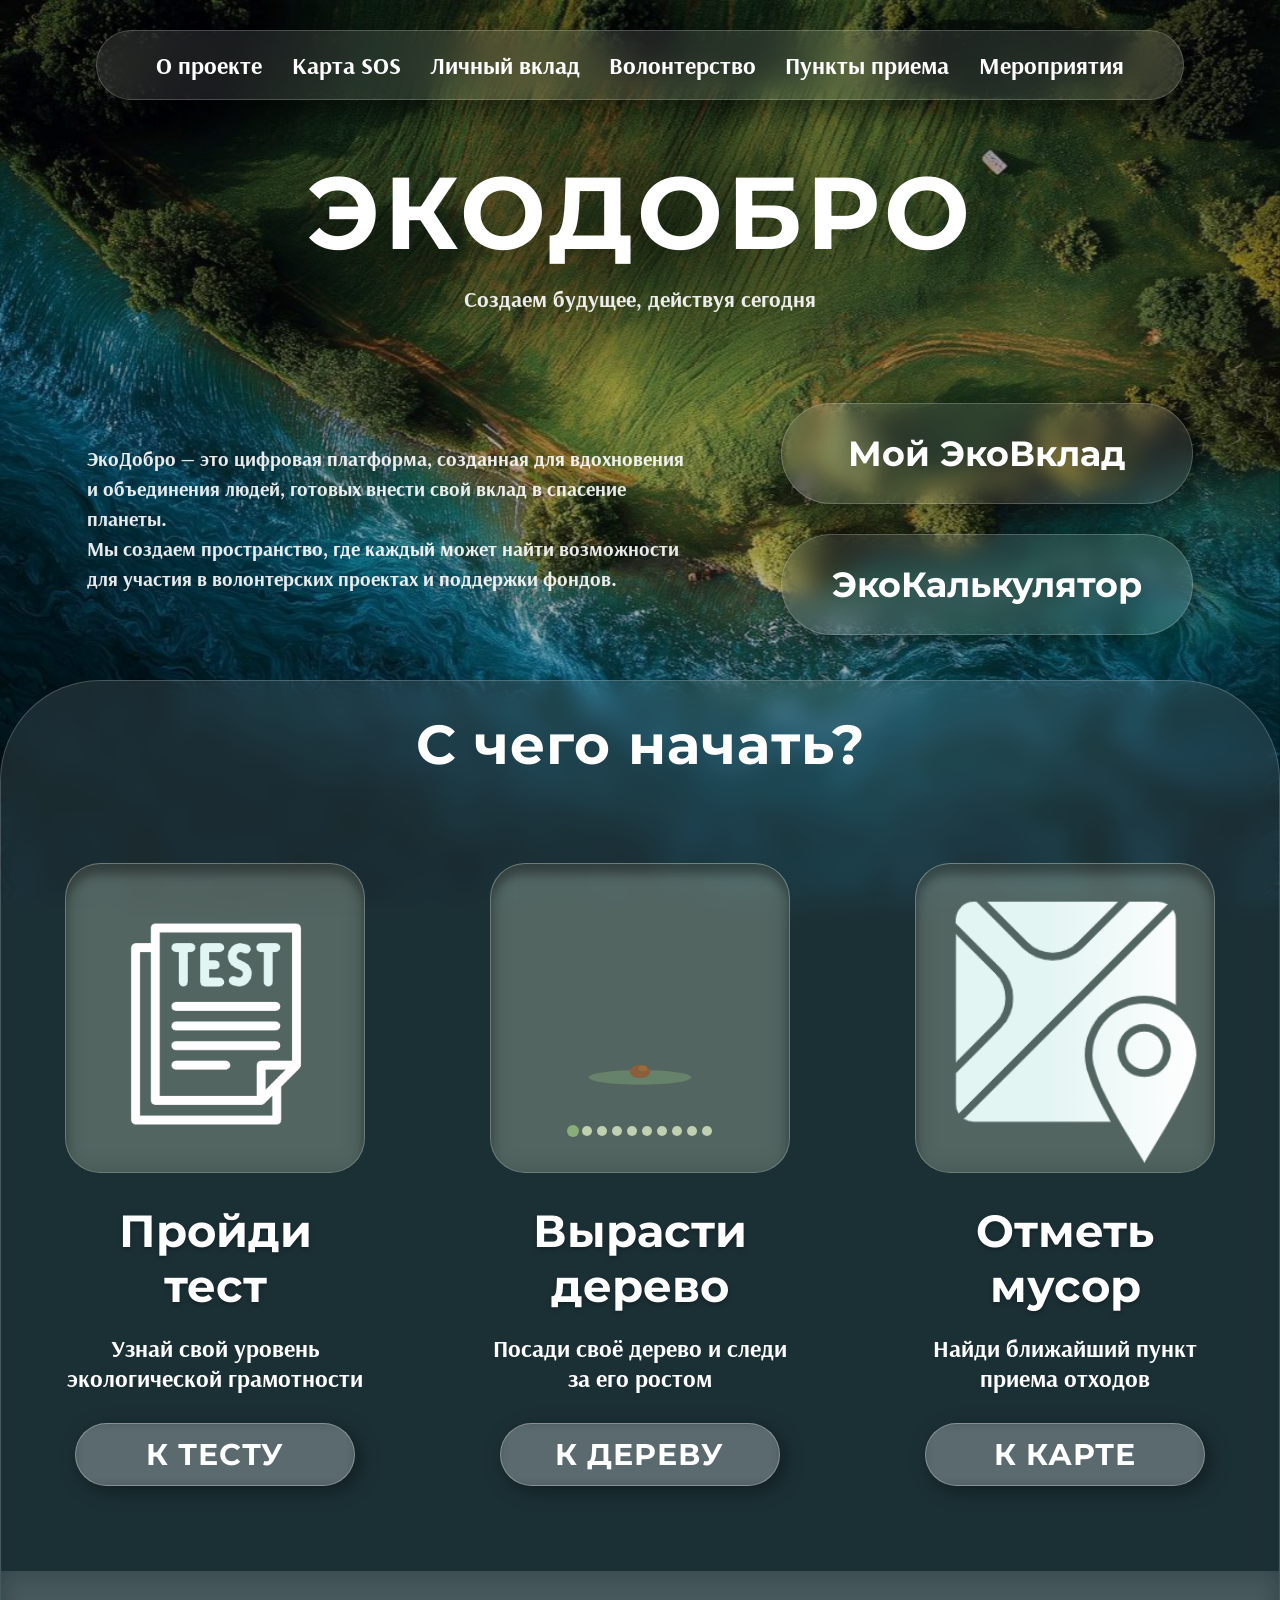
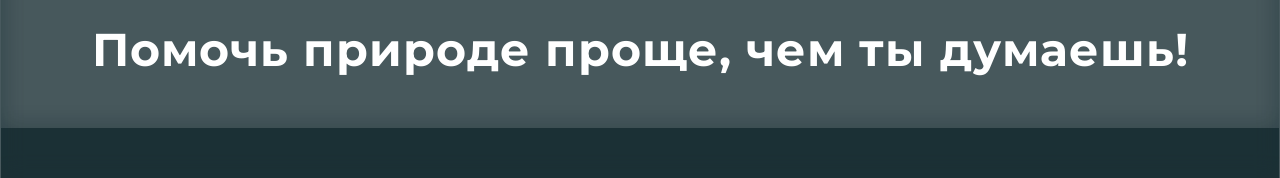
<file: public_html/index.html>
<!DOCTYPE html>
<html lang="ru">
<head>
    <link rel="icon" type="image/png" href="img/logotype.png">
    <meta charset="UTF-8">
    <meta name="viewport" content="width=device-width, initial-scale=1.0">
    <title>ЭкоДобро — Главная</title>
    <link rel="preconnect" href="https://fonts.googleapis.com">
    <link rel="preconnect" href="https://fonts.gstatic.com" crossorigin>
    <link href="https://fonts.googleapis.com/css2?family=Montserrat:wght@700&family=Arsenal:wght@400;700&display=swap" rel="stylesheet">
    <link rel="stylesheet" href="css/css.css"> 
</head>
<body>

    <div class="main-hero">
       
        <img class="main-hero-bg-img" src="img/Background.jpg" alt="Фон">
        <div class="main-hero-overlay"></div>
        
       
        <nav class="main-nav-panel">
            <a href="about.html">О проекте</a>
            <a href="karta-SOS.html">Карта SOS</a>
            <a href="lichniy-vclad.html">Личный вклад</a>
            <a href="volunteer.php">Волонтерство</a>
            <a href="pynkty-priema.html">Пункты приема</a>
            <a href="events.php">Мероприятия</a>
        </nav>

      
        <div class="main-header">
            <div class="main-text-glow"></div> <!-- Овальная тень из ТЗ -->
            <h1>ЭКОДОБРО</h1>
            <p>Создаем будущее, действуя сегодня</p>
        </div>

  
        <div class="main-center-content">
            <div class="main-description">
                <p>ЭкоДобро — это цифровая платформа, созданная для вдохновения и объединения людей, готовых внести свой вклад в спасение планеты.</p>
                <p>Мы создаем пространство, где каждый может найти возможности для участия в волонтерских проектах и поддержки фондов.</p>
            </div>

            <div class="main-side-buttons">
                <a href="javascript:void(0)" onclick="redirectToAccount()" class="main-glass-btn">Мой ЭкоВклад</a>
                <a href="lichniy-vclad.html#ecokalkulator" class="main-glass-btn">ЭкоКалькулятор</a>
            </div>
        </div>
     
        <div class="main-bottom-content">
        <div class="start-text">
           <p>С чего начать?</p>
        </div>
        <div class="cards-container">
           
            <div class="action-card">
                <div class="empty-icon-container">
                    <div class="img-test">
                     <img src = "img/test.png">
                    </div>
                </div>
                <h3 class="card-title">Пройди тест</h3>
                <p class="card-description">Узнай свой уровень экологической грамотности</p>
                <a href="lichniy-vclad.html#ecokalkulator" class="card-btn">К ТЕСТУ</a>
            </div>
       
            <div class="action-card">
                <div class="empty-icon-container">
                    <div id="demoTreeWidget">
                </div>
        
                <script src="js/tree_demo.js"></script></div>
                <h3 class="card-title">Вырасти дерево</h3>
                <p class="card-description">Посади своё дерево и следи за его ростом</p>
                <a href="vhod.php" class="card-btn">К ДЕРЕВУ</a>
            </div>
       
            <div class="action-card">
                <div class="empty-icon-container">
                    <div class="img-map">
                    <img src = "img/map.png">
                    </div>
                </div>
                <h3 class="card-title">Отметь мусор</h3>
                <p class="card-description">Найди ближайший пункт приема отходов</p>
                <a href="karta-SOS.html" class="card-btn">К КАРТЕ</a>
            </div>
        </div>
        
      
        <div class="motivation-container">
            <div class="motivation-text">
               <p>Помочь природе проще, чем ты думаешь!</p>
            </div>
        </div>
    </div>
</div>
<script>
function redirectToAccount() {
    fetch('check_session.php')
        .then(response => response.json())
        .then(data => {
            if (data.logged_in) {
                window.location.href = 'lk.php';
            } else {
                window.location.href = 'vhod.php';
            }
        })
        .catch(() => {
            window.location.href = 'vhod.php';
        });
}
</script>
</body>
</main-body>
</html>
</file>
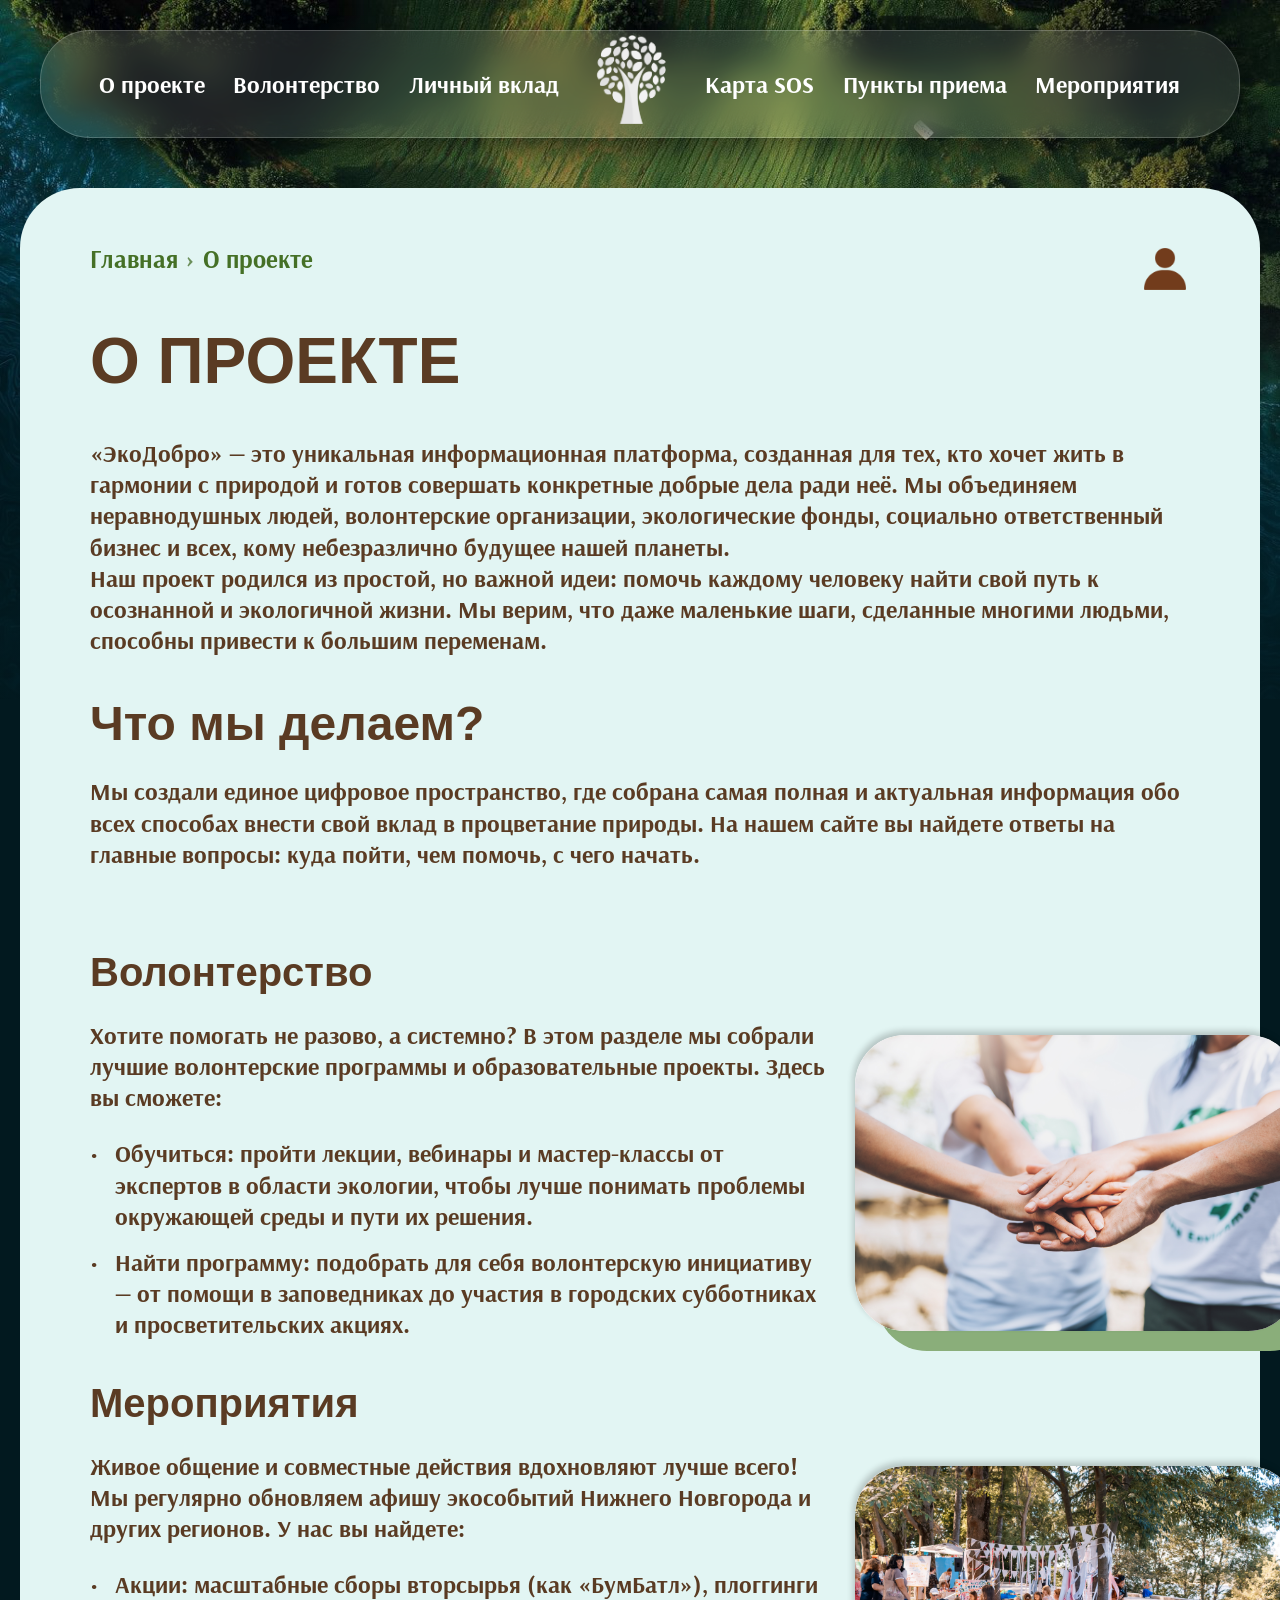
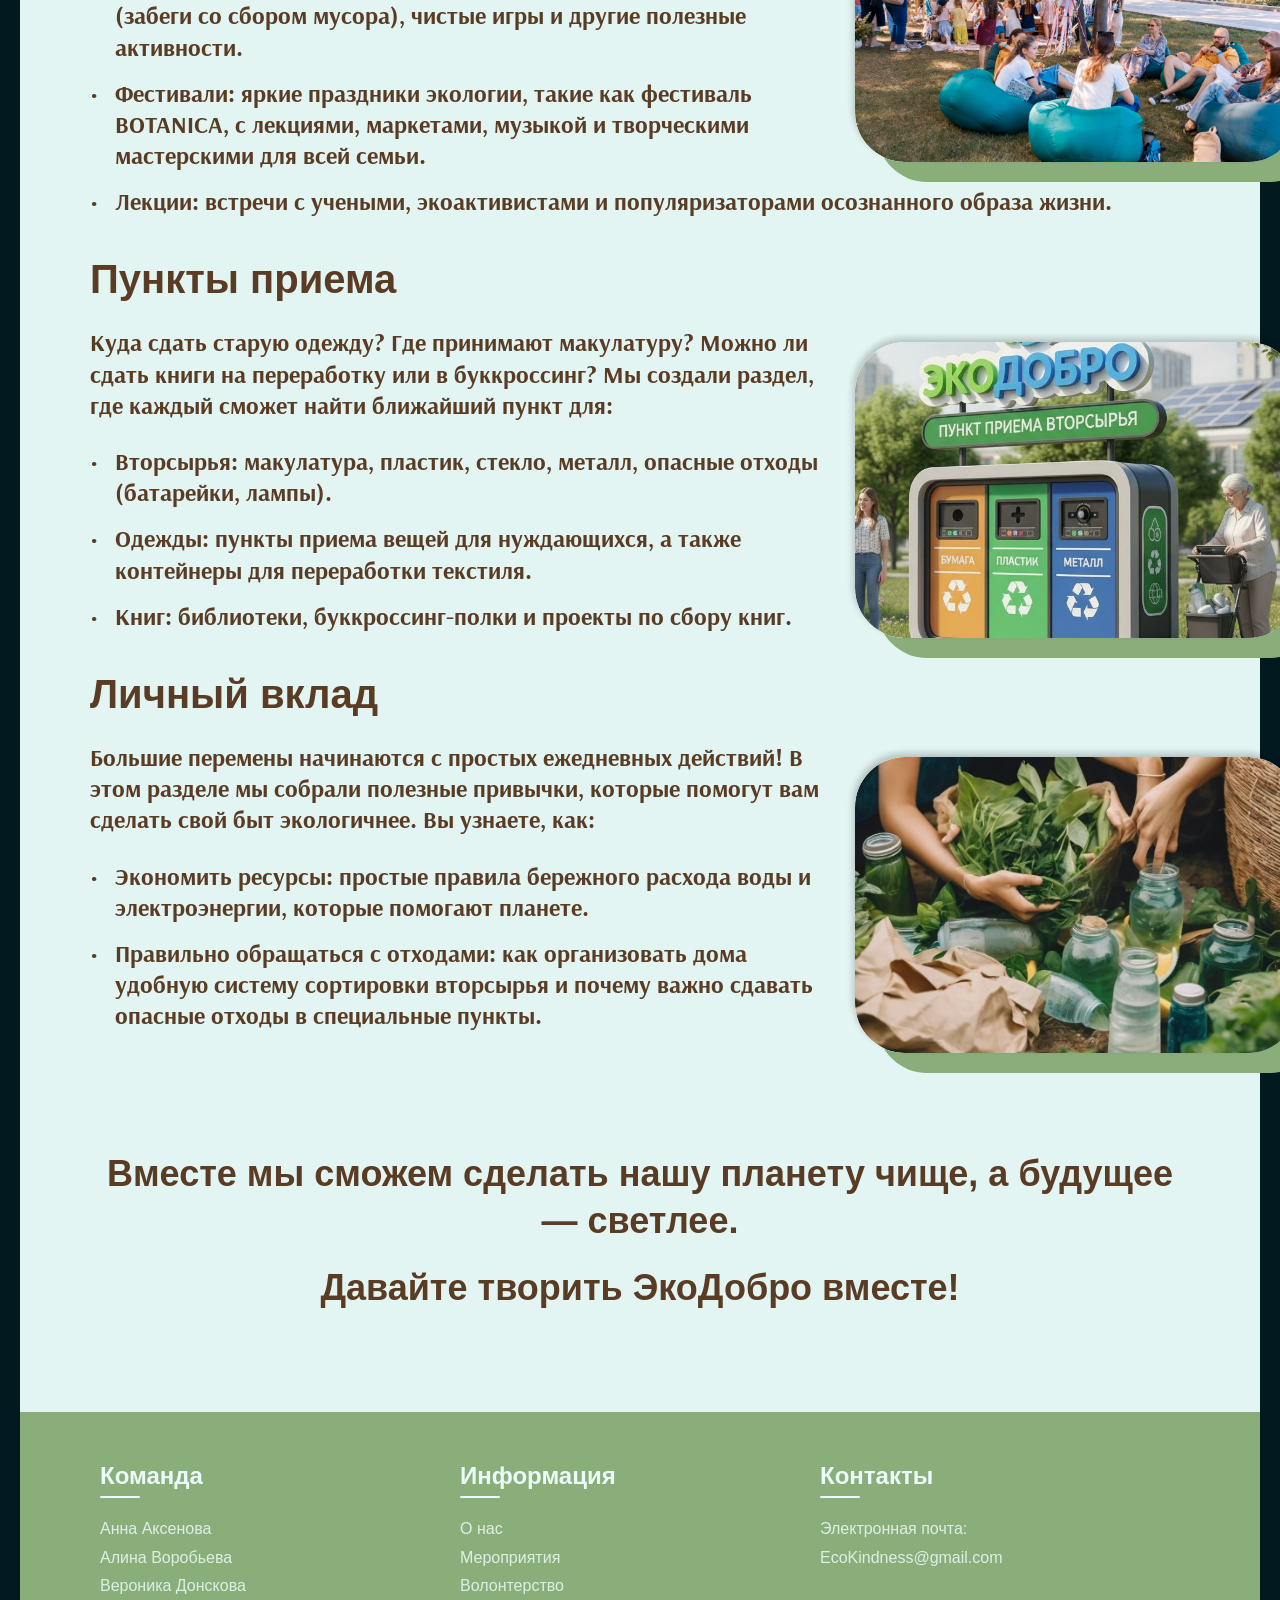
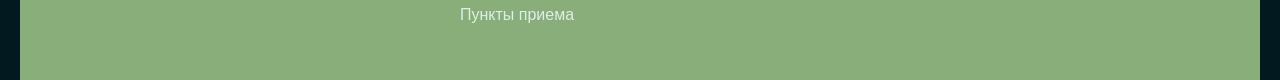
<file: public_html/about.html>
<!DOCTYPE html>
<html lang="ru">
<head>
    <meta charset="UTF-8">
    <meta name="viewport" content="width=device-width, initial-scale=1.0">
    <title>ЭкоДобро - О проекте</title>
    <link rel="stylesheet" href="css/css.css">
    <link rel="icon" type="image/png" href="/img/logotype.png">
    <link href="https://fonts.googleapis.com/css2?family=Inter:wght@400;500;600;700&family=Arsenal:wght@400;700&family=Grenze:wght@400;700;800;900&display=swap" rel="stylesheet">
</head>
<body>

<div class="hero-bg">
    <img alt="" src="img/Background.jpg" />
</div>
<div class="gradient-transition"></div>

<div class="content-container">
    <main>
        
        
         <nav class="menu-bg">
            <a href="about.html">О проекте</a>
            <a href="volunteer.php">Волонтерство</a>
            <a href="lichniy-vclad.html">Личный вклад</a>
            <a href="index.html" class="logo-link">
                <img alt="" src="img/logo.png" />
            </a>
            <a href="karta-SOS.html">Карта SOS</a>
            <a href="pynkty-priema.html">Пункты приема</a>
            <a href="events.php">Мероприятия</a>
        </nav>

<div class="container">
    
    <div class="top-bar">
        <div class="nav-wrapper">
            <a href="index.html" class="breadcrumb">Главная</a>
            <span class="breadcrumb-separator">›</span>
            <span class="breadcrumb-current">О проекте</span>
        </div>
        
        <!-- ИКОНКА ПРОФИЛЯ -->
        <div class="profile-icon-container">
            <div id="profileIcon" class="profile-icon">
                <img src="img/profile.png" alt="Профиль">
            </div>
            <div id="profileDropdown" class="profile-dropdown">
                <a href="lk.php#personal" class="dropdown-item">
                    Личные данные
                </a>
                <a href="lk.php#tree" class="dropdown-item">
                    Интерактивное дерево
                </a>
                <a href="lk.php#wheel" class="dropdown-item">
                    Колесо заданий
                </a>
            </div>
        </div>
    </div>
    
    
    <div class="about-section">
        <h1 class="about-title">О ПРОЕКТЕ</h1>
        <div class="about-text">
            <p>«ЭкоДобро» — это уникальная информационная платформа, созданная для тех, кто хочет жить в гармонии с природой и готов совершать конкретные добрые дела ради неё. Мы объединяем неравнодушных людей, волонтерские организации, экологические фонды, социально ответственный бизнес и всех, кому небезразлично будущее нашей планеты.</p>
            <p>Наш проект родился из простой, но важной идеи: помочь каждому человеку найти свой путь к осознанной и экологичной жизни. Мы верим, что даже маленькие шаги, сделанные многими людьми, способны привести к большим переменам.</p>
        </div>
    </div>

  
    <div class="what-we-do">
        <h2 class="about-section-title">Что мы делаем?</h2>
        <p class="about-section-text">Мы создали единое цифровое пространство, где собрана самая полная и актуальная информация обо всех способах внести свой вклад в процветание природы. На нашем сайте вы найдете ответы на главные вопросы: куда пойти, чем помочь, с чего начать.</p>
    </div>

   
    <div class="about-info-block">
        <div class="about-info-content">
            <h2 class="about-block-title">Волонтерство</h2>

           
            <div class="about-info-image">
                <div class="about-image-back"></div>
                <div class="about-image-front">
                    <img src="img/руки базуки.jpg" alt="Волонтерство">
                </div>
            </div>

            <p class="about-block-intro">Хотите помогать не разово, а системно? В этом разделе мы собрали лучшие волонтерские программы и образовательные проекты. Здесь вы сможете:</p>
            <ul class="about-block-list">
                <li>Обучиться: пройти лекции, вебинары и мастер-классы от экспертов в области экологии, чтобы лучше понимать проблемы окружающей среды и пути их решения.</li>
                <li>Найти программу: подобрать для себя волонтерскую инициативу — от помощи в заповедниках до участия в городских субботниках и просветительских акциях.</li>
            </ul>
        </div>
    </div>

   
    <div class="about-info-block">
        <div class="about-info-content">
            <h2 class="about-block-title">Мероприятия</h2>

            <div class="about-info-image">
                <div class="about-image-back"></div>
                <div class="about-image-front">
                    <img src="img/мероприятия.jpg" alt="Мероприятия">
                </div>
            </div>

            <p class="about-block-intro">Живое общение и совместные действия вдохновляют лучше всего! Мы регулярно обновляем афишу экособытий Нижнего Новгорода и других регионов. У нас вы найдете:</p>
            <ul class="about-block-list">
                <li>Акции: масштабные сборы вторсырья (как «БумБатл»), плоггинги (забеги со сбором мусора), чистые игры и другие полезные активности.</li>
                <li>Фестивали: яркие праздники экологии, такие как фестиваль BOTANICA, с лекциями, маркетами, музыкой и творческими мастерскими для всей семьи.</li>
                <li>Лекции: встречи с учеными, экоактивистами и популяризаторами осознанного образа жизни.</li>
            </ul>
        </div>
    </div>

  
    <div class="about-info-block">
        <div class="about-info-content">
            <h2 class="about-block-title">Пункты приема</h2>

            <div class="about-info-image">
                <div class="about-image-back"></div>
                <div class="about-image-front">
                    <img src="img/пункты приема.jpg" alt="Пункты приема">
                </div>
            </div>

            <p class="about-block-intro">Куда сдать старую одежду? Где принимают макулатуру? Можно ли сдать книги на переработку или в буккроссинг? Мы создали раздел, где каждый сможет найти ближайший пункт для:</p>
            <ul class="about-block-list">
                <li>Вторсырья: макулатура, пластик, стекло, металл, опасные отходы (батарейки, лампы).</li>
                <li>Одежды: пункты приема вещей для нуждающихся, а также контейнеры для переработки текстиля.</li>
                <li>Книг: библиотеки, буккроссинг-полки и проекты по сбору книг.</li>
            </ul>
        </div>
    </div>

  
    <div class="about-info-block">
        <div class="about-info-content">
            <h2 class="about-block-title">Личный вклад</h2>

            <div class="about-info-image">
                <div class="about-image-back"></div>
                <div class="about-image-front">
                    <img src="img/личный вклад.jpg" alt="Личный вклад">
                </div>
            </div>

            <p class="about-block-intro">Большие перемены начинаются с простых ежедневных действий! В этом разделе мы собрали полезные привычки, которые помогут вам сделать свой быт экологичнее. Вы узнаете, как:</p>
            <ul class="about-block-list">
                <li>Экономить ресурсы: простые правила бережного расхода воды и электроэнергии, которые помогают планете.</li>
                <li>Правильно обращаться с отходами: как организовать дома удобную систему сортировки вторсырья и почему важно сдавать опасные отходы в специальные пункты.</li>
            </ul>
        </div>
    </div>


   
    <div class="about-conclusion">
        <p>Вместе мы сможем сделать нашу планету чище, а будущее — светлее.</p>
        <p>Давайте творить ЭкоДобро вместе!</p>
    </div>

   
<div class="footer">
    <div class="footer-column">
        <h5>Команда</h5>
        <p>Анна Аксенова<br>Алина Воробьева<br>Вероника Донскова</p>
    </div>
    <div class="footer-column">
        <h5>Информация</h5>
        <p><a href="about.html">О нас</a><br><a href="events.html">Мероприятия</a><br><a href="volouteering.html">Волонтерство</a><br><a href="pynkty-priema.html">Пункты приема</a></p>
    </div>
    <div class="footer-column">
        <h5>Контакты</h5>
        <p>Электронная почта:<br>EcoKindness@gmail.com</p>
    </div>
</div>
<script src="js/lk.js"></script>
</body>
</html>
</file>
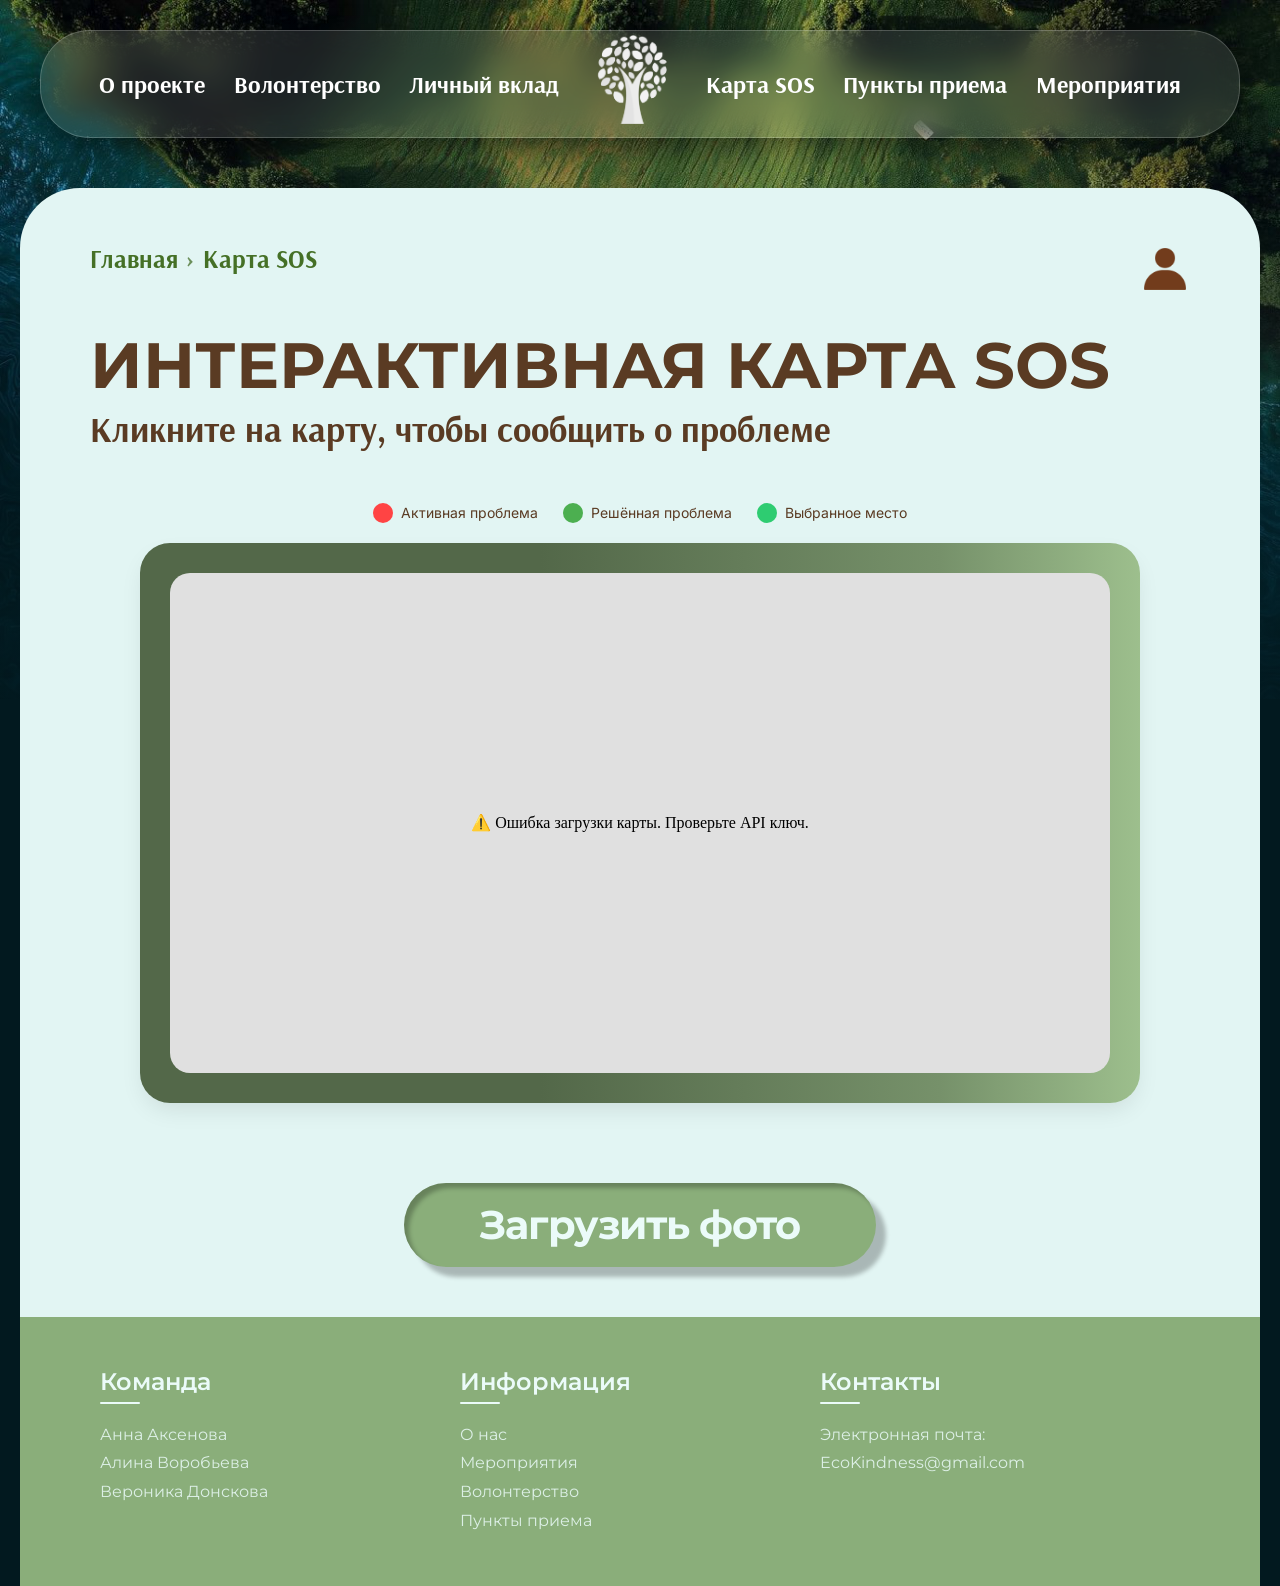
<file: public_html/karta-SOS.html>
<!DOCTYPE html>
<html lang="ru">
<head>
    <meta charset="UTF-8">
    <meta name="viewport" content="width=device-width, initial-scale=1.0">
    <title>ЭкоДобро — Карта SOS</title>
    <link rel="stylesheet" href="css/css.css">
    <link rel="icon" type="image/png" href="/img/logotype.png">
    <link href="https://fonts.googleapis.com/css2?family=Inter:wght@400;500;600;700&family=Arsenal:wght@400;700&family=Montserrat:wght@400;700;800&family=Grenze:wght@400;700;800;900&family=Turret+Road:wght@400;500;600;700;800&display=swap" rel="stylesheet">
    <script src="https://api-maps.yandex.ru/2.1/?apikey=ваш_ключ_api&lang=ru_RU" type="text/javascript"></script>
    <style>
        .custom-balloon {
            max-width: 320px;
            font-family: Arial, sans-serif;
        }
        .custom-balloon img {
            width: 100%;
            max-height: 150px;
            object-fit: cover;
            border-radius: 8px;
            margin-top: 8px;
        }
        .custom-balloon .description {
            margin-top: 8px;
            font-size: 13px;
            color: #333;
            line-height: 1.4;
        }
        .custom-balloon .address {
            font-size: 11px;
            color: #666;
            margin-top: 5px;
        }
        .custom-balloon .date {
            font-size: 10px;
            color: #999;
            margin-top: 5px;
        }
        .resolve-btn {
            background: #4caf50;
            color: white;
            border: none;
            padding: 8px 15px;
            border-radius: 25px;
            cursor: pointer;
            margin-top: 10px;
            font-size: 12px;
            width: 100%;
        }
        .resolve-btn:hover {
            background: #45a049;
        }
        .resolved-badge {
            display: inline-block;
            background: #4caf50;
            color: white;
            padding: 2px 8px;
            border-radius: 12px;
            font-size: 10px;
            margin-left: 8px;
        }
    </style>
</head>
<body>

<div class="hero-bg">
    <img alt="" src="img/Background.jpg" />
</div>
<div class="gradient-transition"></div>

<div class="content-container">
    <main>
        
        <nav class="menu-bg">
            <a href="about.html">О проекте</a>
            <a href="volunteer.php">Волонтерство</a>
            <a href="lichniy-vclad.html">Личный вклад</a>
            <a href="index.html" class="logo-link">
                <img alt="" src="img/logo.png" />
            </a>
            <a href="karta-SOS.html">Карта SOS</a>
            <a href="pynkty-priema.html">Пункты приема</a>
            <a href="events.php">Мероприятия</a>
        </nav>
        
        <div class="container">
            
            <div class="top-bar">
                <div class="nav-wrapper">
                    <a href="index.html" class="breadcrumb">Главная</a>
                    <span class="breadcrumb-separator">›</span>
                    <span class="breadcrumb-current">Карта SOS</span>
                </div>
                
                <div class="profile-icon-container">
                    <div id="profileIcon" class="profile-icon">
                        <img src="img/profile.png" alt="Профиль">
                    </div>
                    <div id="profileDropdown" class="profile-dropdown">
                        <a href="lk.php#personal" class="dropdown-item">Личный кабинет</a>
                        <a href="lk.php#tree" class="dropdown-item">Интерактивное дерево</a>
                        <a href="lk.php#wheel" class="dropdown-item">Колесо заданий</a>
                    </div>
                </div>
            </div>
            
            <h1 class="main-title">ИНТЕРАКТИВНАЯ КАРТА SOS</h1>
            <div class="subtitle">Кликните на карту, чтобы сообщить о проблеме</div>
            <!-- Легенда карты -->
<div style="display: flex; justify-content: center; gap: 25px; margin-bottom: 20px; flex-wrap: wrap;">
    <div style="display: flex; align-items: center; gap: 8px;">
        <div style="width: 20px; height: 20px; background: #ff4444; border-radius: 50%;"></div>
        <span style="font-family: 'Inter', sans-serif; font-size: 14px; color: #5a3b23;">Активная проблема</span>
    </div>
    <div style="display: flex; align-items: center; gap: 8px;">
        <div style="width: 20px; height: 20px; background: #4caf50; border-radius: 50%;"></div>
        <span style="font-family: 'Inter', sans-serif; font-size: 14px; color: #5a3b23;">Решённая проблема</span>
    </div>
    <div style="display: flex; align-items: center; gap: 8px;">
        <div style="width: 20px; height: 20px; background: #2ecc71; border-radius: 50%;"></div>
        <span style="font-family: 'Inter', sans-serif; font-size: 14px; color: #5a3b23;">Выбранное место</span>
    </div>
</div>
            <div class="sos-map-card">
                <div id="map" style="width: 100%; height: 500px; border-radius: 20px;"></div>
            </div>
            
            <button class="sos-upload-btn" onclick="openUploadModal()">
                <span>Загрузить фото</span>
            </button>
        
            <div class="footer">
                <div class="footer-column">
                    <h5>Команда</h5>
                    <p>Анна Аксенова<br>Алина Воробьева<br>Вероника Донскова</p>
                </div>
                <div class="footer-column">
                    <h5>Информация</h5>
                    <p><a href="about.html">О нас</a><br><a href="events.php">Мероприятия</a><br><a href="volouteering.html">Волонтерство</a><br><a href="pynkty-priema.html">Пункты приема</a></p>
                </div>
                <div class="footer-column">
                    <h5>Контакты</h5>
                    <p>Электронная почта:<br>EcoKindness@gmail.com</p>
                </div>
            </div>
        </div> 
    </main>
</div>

<div id="uploadModal" class="modal">
    <div class="modal-content">
        <span class="close-btn" onclick="closeModal()">&times;</span>
        <h3>Загрузить фото проблемы</h3>
        <div id="selectedCoords" style="margin-bottom: 15px; padding: 10px; background: #e8f0e8; border-radius: 8px; font-size: 14px;">
            ⚠️ Сначала кликните на карту, чтобы выбрать местоположение
        </div>
        <form id="uploadForm">
            <label for="location">Адрес или координаты:</label>
            <input type="text" id="location" placeholder="Автоматически определится после клика на карту" readonly style="background: #f0f0f0;">
            <label for="description">Описание проблемы:</label>
            <textarea id="description" rows="3" placeholder="Опишите экологическую проблему" required></textarea>
            <label for="photo">Выберите фото:</label>
            <input type="file" id="photo" accept="image/*" required>
            <button type="submit" class="submit-btn">Отправить</button>
        </form>
    </div>
</div>


<div id="resolveModal" class="modal">
    <div class="modal-content">
        <span class="close-btn" onclick="closeResolveModal()">&times;</span>
        <h3>✅ Подтвердить решение проблемы</h3>
        <div id="resolveInfo" style="margin-bottom: 15px; padding: 10px; background: #e8f0e8; border-radius: 8px;">
            Подтвердите решение, загрузив фото
        </div>
        <form id="resolveForm">
            <input type="hidden" id="resolveReportId">
            <label for="resolveComment">Комментарий (необязательно):</label>
            <textarea id="resolveComment" rows="2" placeholder="Опишите, как была решена проблема..."></textarea>
            <label for="resolvePhoto">📸 Фото подтверждения *:</label>
            <input type="file" id="resolvePhoto" accept="image/*" required>
            <button type="submit" class="submit-btn">✅ Подтвердить решение</button>
        </form>
    </div>
</div>

<script>
    let myMap;
    let selectedPoint = null;
    let selectedCoordsText = '';
    let allPlacemarks = [];
    
    async function loadReportsFromDB() {
        try {
            const response = await fetch('upload_sos.php');
            const result = await response.json();
            if (result.success && result.reports) {
                return result.reports;
            }
            return [];
        } catch (error) {
            console.error('Ошибка загрузки меток:', error);
            return [];
        }
    }
    
    function escapeHtml(str) {
        if (!str) return '';
        return str.replace(/&/g, '&amp;').replace(/</g, '&lt;').replace(/>/g, '&gt;').replace(/"/g, '&quot;').replace(/'/g, '&#39;');
    }
    
    function createBalloonContent(report) {
    let proofHtml = '';
    let resolveButton = '';
    let statusText = '';
    
        if (report.status === 'resolved') {
            statusText = '<span style="display:inline-block; background:#4caf50; color:white; padding:3px 10px; border-radius:15px; font-size:11px; margin-left:8px;">✅ РЕШЕНА</span>';
            proofHtml = `
                <div style="margin-top: 10px; padding-top: 8px; border-top: 1px solid #ddd;">
                    <strong>✅ Проблема решена!</strong><br>
                    ${report.proof_photo ? `<img src="${report.proof_photo}" alt="Фото подтверждения" style="max-width:100%; border-radius:8px; margin-top:5px;">` : ''}
                    ${report.resolved_comment ? `<div style="font-size:11px; margin-top:5px;">💬 ${escapeHtml(report.resolved_comment)}</div>` : ''}
                    <div style="font-size:10px; color:#666;">Решена: ${report.resolved_at || report.created_at}</div>
                </div>
            `;
        } else {
            statusText = '<span style="display:inline-block; background:#ff4444; color:white; padding:3px 10px; border-radius:15px; font-size:11px; margin-left:8px;">⚠️ АКТИВНА</span>';
            resolveButton = `<button class="resolve-btn" onclick="openResolveModal(${report.id}, ${report.latitude}, ${report.longitude})">✅ Подтвердить решение</button>`;
        }
    
        return `
            <div class="custom-balloon">
                <strong>⚠️ Экологическая проблема</strong>
                ${statusText}
                <div class="description">${escapeHtml(report.description)}</div>
                <div class="address">📍 ${escapeHtml(report.address || report.latitude + ', ' + report.longitude)}</div>
                <img src="${report.photo_path}" alt="Фото проблемы" onerror="this.src='img/no-image.png'">
                <div class="date">📅 Создана: ${report.created_at}</div>
                ${proofHtml}
                ${resolveButton}
            </div>
        `;
    }
    
    function addPlacemarksToMap(reports) {
    if (!myMap || !myMap.geoObjects) return;
    myMap.geoObjects.removeAll();
    allPlacemarks = [];
    
    reports.forEach(report => {
        const coords = [parseFloat(report.latitude), parseFloat(report.longitude)];
        // Красный для активных, зелёный для решённых
        const preset = report.status === 'resolved' ? 'islands#greenIcon' : 'islands#redIcon';
        const placemark = new ymaps.Placemark(coords, {
            balloonContent: createBalloonContent(report),
            hintContent: `${report.status === 'resolved' ? '✅' : '⚠️'} ${report.description.substring(0, 50)}...`
        }, {
            preset: preset,
            balloonMaxWidth: 350
        });
        myMap.geoObjects.add(placemark);
        allPlacemarks.push(placemark);
    });
}
    
    function initMap() {
        ymaps.ready(async function() {
            myMap = new ymaps.Map("map", {
                center: [56.326797, 44.006516],
                zoom: 12,
                controls: ['zoomControl', 'fullscreenControl']
            });
            
            const reports = await loadReportsFromDB();
            addPlacemarksToMap(reports);
            
            myMap.events.add('click', function(e) {
                const coords = e.get('coords');
                selectedPoint = coords;
                selectedCoordsText = coords[0].toFixed(6) + ', ' + coords[1].toFixed(6);
                document.getElementById('selectedCoords').innerHTML = '📍 Выбрано местоположение:<br><strong>' + selectedCoordsText + '</strong>';
                document.getElementById('selectedCoords').style.background = '#d4e8d4';
                document.getElementById('location').value = selectedCoordsText;
                document.getElementById('location').style.background = '#fff';
                
                const tempPlacemarks = allPlacemarks.filter(p => p.options.get('preset') === 'islands#greenDotIcon');
                tempPlacemarks.forEach(p => myMap.geoObjects.remove(p));
                const tempPlacemark = new ymaps.Placemark(coords, {
                    hintContent: 'Выбранная точка',
                    balloonContent: 'Кликните "Загрузить фото", чтобы сообщить о проблеме'
                }, { preset: 'islands#greenDotIcon' });
                myMap.geoObjects.add(tempPlacemark);
                allPlacemarks.push(tempPlacemark);
            });
        });
    }
    
    function openUploadModal() {
        if (!selectedPoint) {
            alert('❌ Сначала кликните на карте, чтобы выбрать местоположение!');
            return;
        }
        document.getElementById('uploadModal').style.display = 'flex';
    }
    
    function closeModal() {
        document.getElementById('uploadModal').style.display = 'none';
    }
    
    function openResolveModal(reportId, lat, lng) {
        document.getElementById('resolveReportId').value = reportId;
        document.getElementById('resolveInfo').innerHTML = `📍 Проблема по координатам: ${lat}, ${lng}<br>Подтвердите решение, загрузив фото.`;
        document.getElementById('resolveModal').style.display = 'flex';
    }
    
    function closeResolveModal() {
        document.getElementById('resolveModal').style.display = 'none';
        document.getElementById('resolveForm').reset();
    }
    
    document.getElementById('uploadForm').addEventListener('submit', async function(e) {
        e.preventDefault();
        if (!selectedPoint) {
            alert('❌ Сначала кликните на карте!');
            return;
        }
        const formData = new FormData();
        formData.append('latitude', selectedPoint[0]);
        formData.append('longitude', selectedPoint[1]);
        formData.append('address', document.getElementById('location').value);
        formData.append('description', document.getElementById('description').value);
        formData.append('photo', document.getElementById('photo').files[0]);
        
        const submitBtn = document.querySelector('#uploadForm .submit-btn');
        const originalText = submitBtn.textContent;
        submitBtn.textContent = 'Отправка...';
        submitBtn.disabled = true;
        
        try {
            const response = await fetch('upload_sos.php', { method: 'POST', body: formData });
            const result = await response.json();
            if (result.success) {
                alert('✅ ' + result.message);
                document.getElementById('uploadForm').reset();
                closeModal();
                const reports = await loadReportsFromDB();
                addPlacemarksToMap(reports);
                selectedPoint = null;
                document.getElementById('selectedCoords').innerHTML = '⚠️ Сначала кликните на карту, чтобы выбрать местоположение';
                document.getElementById('selectedCoords').style.background = '#e8f0e8';
                document.getElementById('location').value = '';
                document.getElementById('location').style.background = '#f0f0f0';
            } else {
                alert('❌ Ошибка: ' + result.error);
            }
        } catch (error) {
            alert('❌ Ошибка соединения');
        } finally {
            submitBtn.textContent = originalText;
            submitBtn.disabled = false;
        }
    });
    
    document.getElementById('resolveForm').addEventListener('submit', async function(e) {
        e.preventDefault();
        const reportId = document.getElementById('resolveReportId').value;
        const comment = document.getElementById('resolveComment').value;
        const photo = document.getElementById('resolvePhoto').files[0];
        
        if (!photo) {
            alert('❌ Загрузите фото-подтверждение');
            return;
        }
        
        const formData = new FormData();
        formData.append('report_id', reportId);
        formData.append('comment', comment);
        formData.append('proof_photo', photo);
        
        const submitBtn = document.querySelector('#resolveForm button');
        const originalText = submitBtn.textContent;
        submitBtn.textContent = 'Отправка...';
        submitBtn.disabled = true;
        
        try {
            const response = await fetch('resolve_problem.php', { method: 'POST', body: formData });
            const result = await response.json();
            if (result.success) {
                alert('✅ ' + result.message);
                closeResolveModal();
                const reports = await loadReportsFromDB();
                addPlacemarksToMap(reports);
            } else {
                alert('❌ Ошибка: ' + result.error);
            }
        } catch (error) {
            alert('❌ Ошибка соединения');
        } finally {
            submitBtn.textContent = originalText;
            submitBtn.disabled = false;
        }
    });
    
    window.onclick = function(event) {
        if (event.target == document.getElementById('uploadModal')) closeModal();
        if (event.target == document.getElementById('resolveModal')) closeResolveModal();
    }
    
    document.addEventListener('DOMContentLoaded', function() {
        if (typeof ymaps !== 'undefined') {
            initMap();
        } else {
            document.getElementById('map').innerHTML = '<div style="display: flex; align-items: center; justify-content: center; height: 100%; background: #e0e0e0; border-radius: 20px;">⚠️ Ошибка загрузки карты. Проверьте API ключ.</div>';
        }
    });
</script>
<script src="js/lk.js"></script>
</body>
</html>
</file>
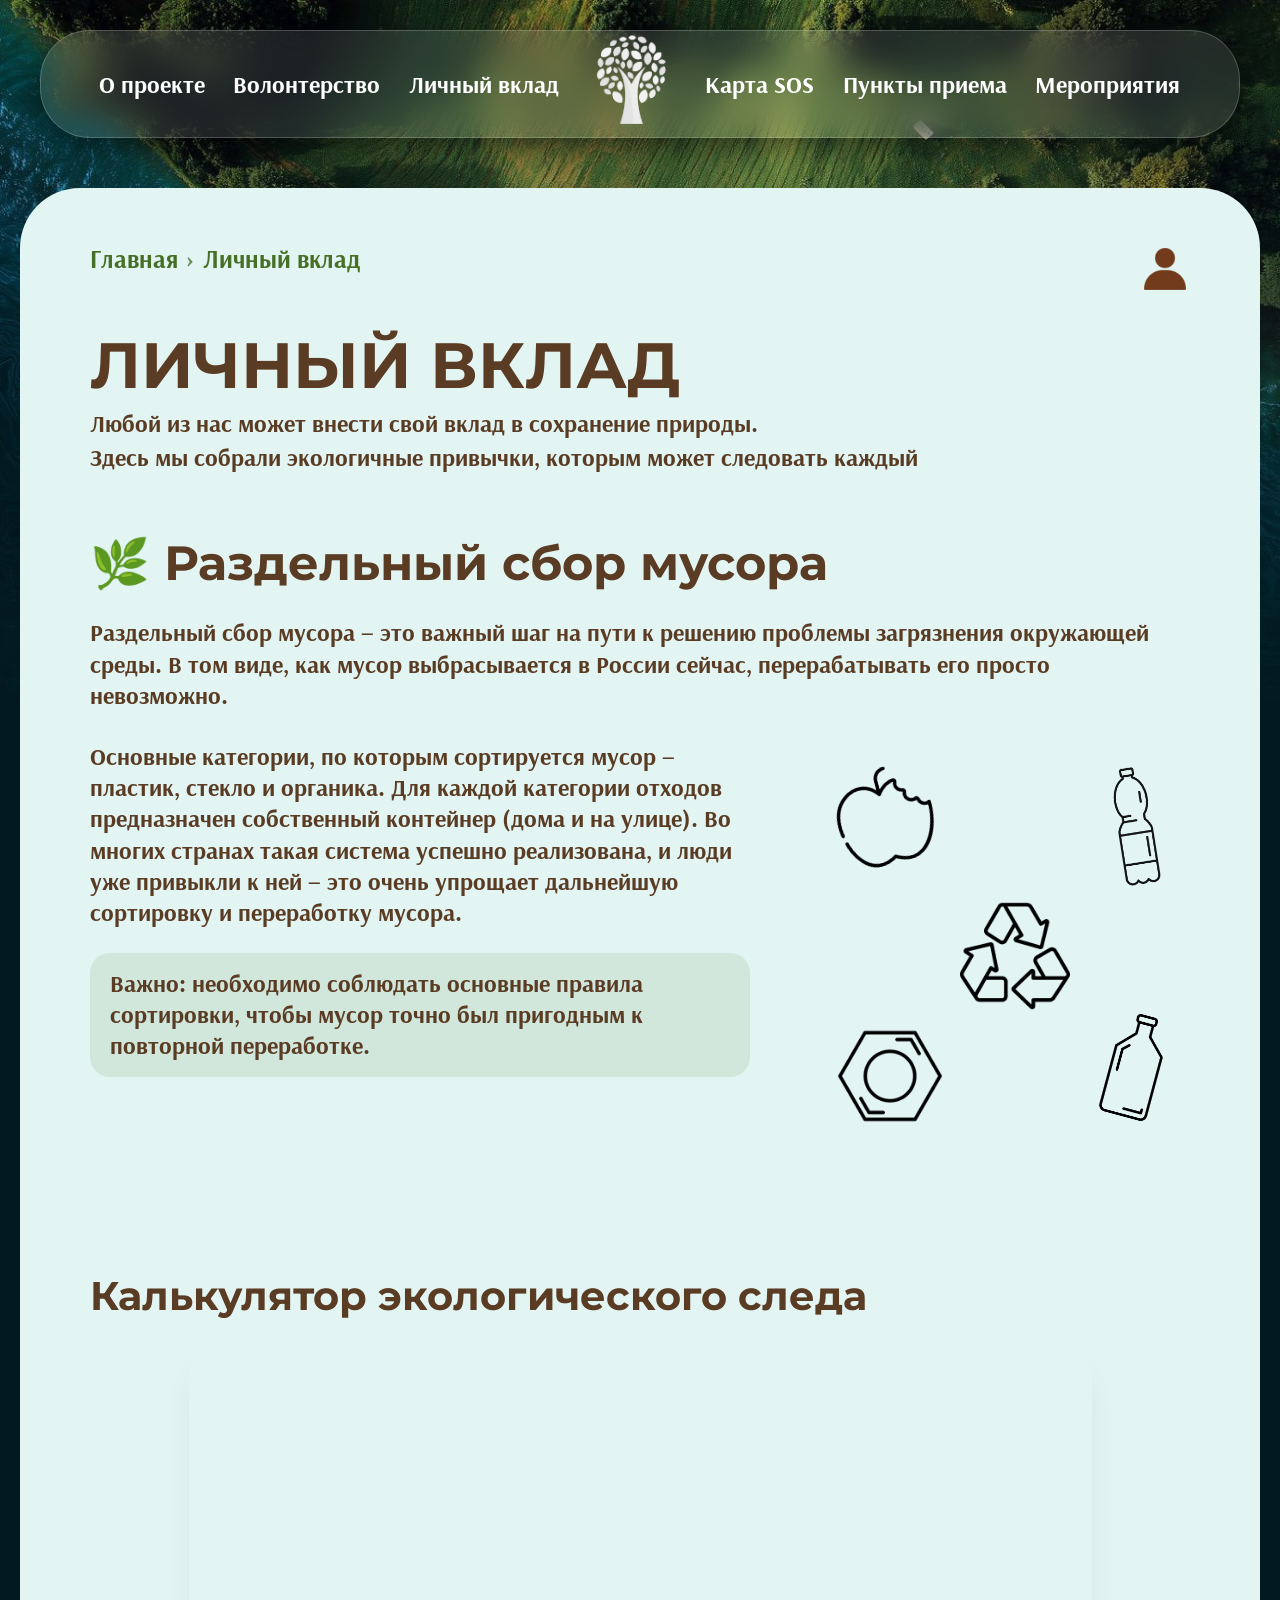
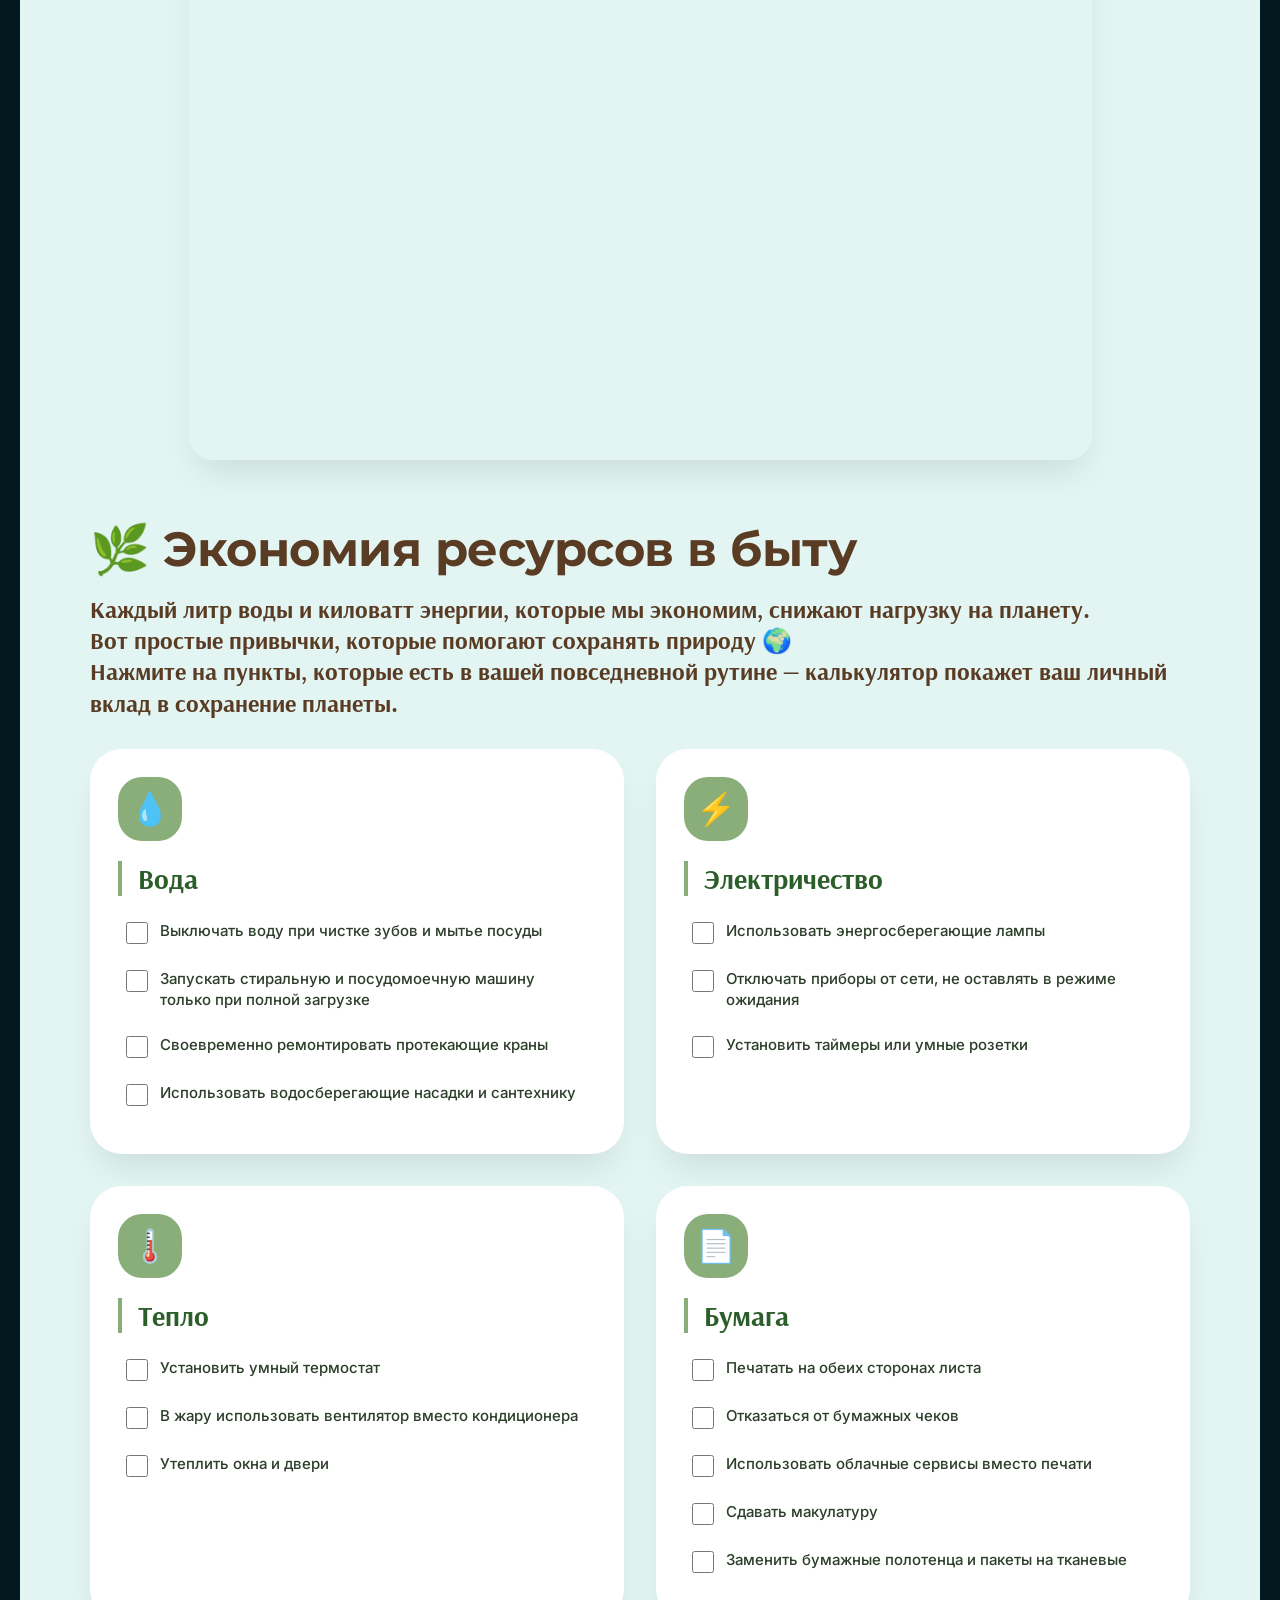
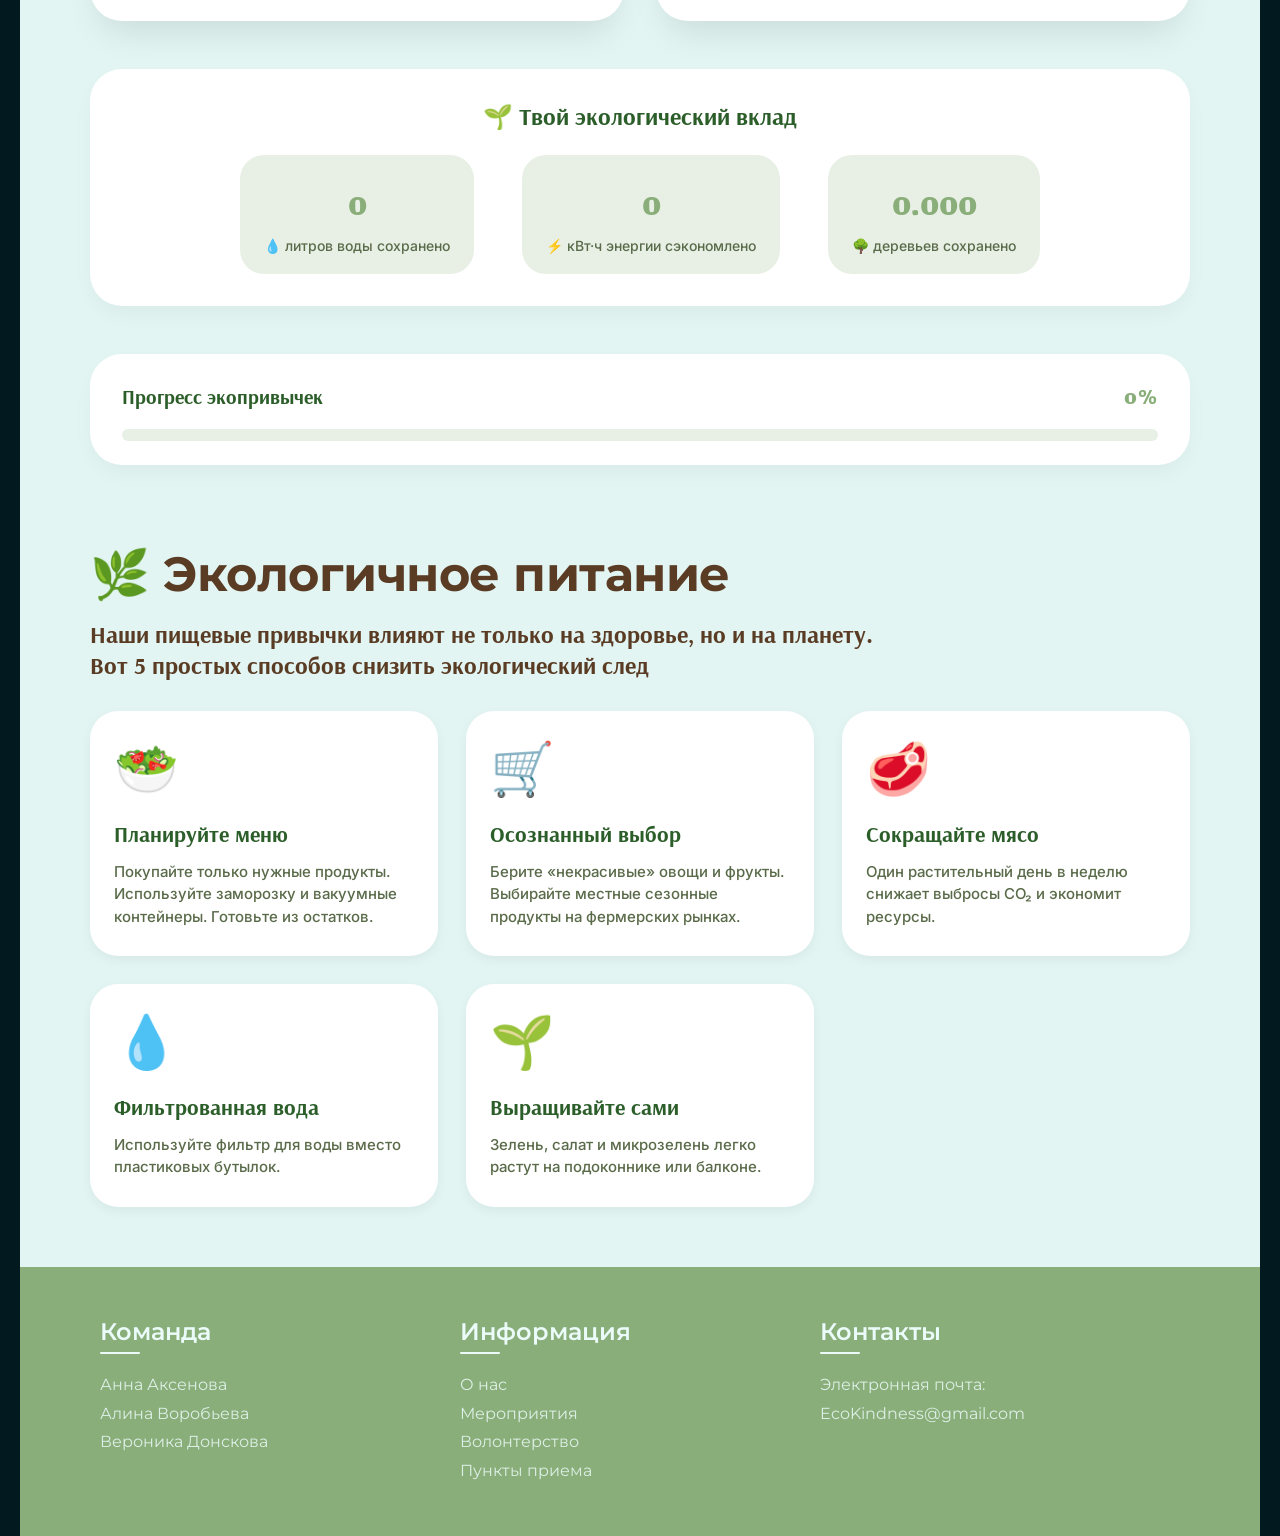
<file: public_html/lichniy-vclad.html>
<!DOCTYPE html>
<html lang="ru">
<head>
    <meta charset="UTF-8">
    <meta name="viewport" content="width=device-width, initial-scale=1.0">
    <title>ЭкоДобро — Личный вклад</title>
    <link rel="stylesheet" href="css/css.css">
    <link rel="icon" type="image/png" href="/img/logotype.png">
    <link href="https://fonts.googleapis.com/css2?family=Inter:wght@400;500;600;700&family=Arsenal:wght@400;700&family=Montserrat:wght@400;700;800&family=Grenze:wght@400;700;800;900&display=swap" rel="stylesheet">
</head>
<body>

<div class="hero-bg">
    <img alt="" src="img/Background.jpg" />
</div>
<div class="gradient-transition"></div>

<div class="content-container">
    <main>
        
        <nav class="menu-bg">
            <a href="about.html">О проекте</a>
            <a href="volunteer.php">Волонтерство</a>
            <a href="lichniy-vclad.html">Личный вклад</a>
            <a href="index.html" class="logo-link">
                <img alt="" src="img/logo.png" />
            </a>
            <a href="karta-SOS.html">Карта SOS</a>
            <a href="pynkty-priema.html">Пункты приема</a>
            <a href="events.php">Мероприятия</a>
        </nav>

        <div class="container">
            
            <div class="top-bar">
        <div class="nav-wrapper">
            <a href="index.html" class="breadcrumb">Главная</a>
            <span class="breadcrumb-separator">›</span>
            <span class="breadcrumb-current"> Личный вклад </span>
        </div>
        
   
        <div class="profile-icon-container">
            <div id="profileIcon" class="profile-icon">
                <img src="img/profile.png" alt="Профиль">
            </div>
            <div id="profileDropdown" class="profile-dropdown">
                <a href="lk.php#personal" class="dropdown-item">
                    Личный кабинет
                </a>
                <a href="lk.php#tree" class="dropdown-item">
                    Интерактивное дерево
                </a>
                <a href="lk.php#wheel" class="dropdown-item">
                    Колесо заданий
                </a>
            </div>
        </div>
    </div>
            
    
            <h1 class="main-title">ЛИЧНЫЙ ВКЛАД</h1>
            
       
            <div class="subtitle-text">
                Любой из нас может внести свой вклад в сохранение природы.<br>
                Здесь мы собрали экологичные привычки, которым может следовать каждый
            </div>
            
         
            <div class="waste-block">
                <div class="waste-header">
                    <h2 class="waste-title">🌿 Раздельный сбор мусора</h2>
                </div>
                <div class="waste-description">
                    Раздельный сбор мусора – это важный шаг на пути к решению проблемы загрязнения окружающей среды. В том виде, как мусор выбрасывается в России сейчас, перерабатывать его просто невозможно.
                </div>
                <div class="waste-content-wrapper">
                    <div class="waste-text-column">
                        <div class="waste-main-text">
                            Основные категории, по которым сортируется мусор – пластик, стекло и органика. Для каждой категории отходов предназначен собственный контейнер (дома и на улице). Во многих странах такая система успешно реализована, и люди уже привыкли к ней – это очень упрощает дальнейшую сортировку и переработку мусора.
                        </div>
                        <div class="waste-important">
                            Важно: необходимо соблюдать основные правила сортировки, чтобы мусор точно был пригодным к повторной переработке.
                        </div>
                    </div>

                    <div class="icons-container">
                        <div class="icon-item icon-apple">
                            <img alt="" src="img/apple-icon.png" />
                        </div>
                        <div class="icon-item icon-nut">
                            <img alt="" src="img/nut-icon.png" />
                        </div>
                        <div class="icon-item icon-bottle">
                            <img alt="" src="img/bottle-icon.png" />
                        </div>
                        <div class="icon-item icon-recycle">
                            <img alt="" src="img/recycle-icon.png" />
                        </div>
                        <div class="icon-item icon-drink">
                            <img alt="" src="img/drink-icon.png" />
                        </div>
                    </div>
                </div>
            </div>
            
            <div id="ecokalkulator" class="calculator-section">
                <h2 class="calculator-title">Калькулятор экологического следа</h2>
                <div class="calculator-embed">
                    <div class="embed-content">
                        <div class="remix-app" data-hash="404df840dd4539ba">
        <script src="https://p.interacty.me/l.js" async></script>
    </div>
                    </div>
                </div>
            </div>
            <div class="eco-resources-section">
                <div class="eco-resources-container">
          
                    <h1 class="eco-section-title">🌿 Экономия ресурсов в быту</h1>
                    <p class="eco-section-subtitle">
                        Каждый литр воды и киловатт энергии, которые мы экономим, снижают нагрузку на планету.<br>
                        Вот простые привычки, которые помогают сохранять природу 🌍<br>
                        Нажмите на пункты, которые есть в вашей повседневной рутине — калькулятор покажет ваш личный вклад в сохранение планеты.
                    </p>
                    
            
                    <div class="eco-cards-grid">
                        
                  
                        <div class="eco-card">
                            <div class="eco-card-icon">💧</div>
                            <h2 class="eco-card-title">Вода</h2>
                            <ul class="eco-habits-list">
                                <li class="eco-habit-item">
                                    <input type="checkbox" class="eco-habit-checkbox" data-type="water" data-value="30">
                                    <span class="eco-habit-text">Выключать воду при чистке зубов и мытье посуды</span>
                                </li>
                                <li class="eco-habit-item">
                                    <input type="checkbox" class="eco-habit-checkbox" data-type="water" data-value="80">
                                    <span class="eco-habit-text">Запускать стиральную и посудомоечную машину только при полной загрузке</span>
                                </li>
                                <li class="eco-habit-item">
                                    <input type="checkbox" class="eco-habit-checkbox" data-type="water" data-value="40">
                                    <span class="eco-habit-text">Своевременно ремонтировать протекающие краны</span>
                                </li>
                                <li class="eco-habit-item">
                                    <input type="checkbox" class="eco-habit-checkbox" data-type="water" data-value="50">
                                    <span class="eco-habit-text">Использовать водосберегающие насадки и сантехнику</span>
                                </li>
                            </ul>
                        </div>
                        
                  
                        <div class="eco-card">
                            <div class="eco-card-icon">⚡</div>
                            <h2 class="eco-card-title">Электричество</h2>
                            <ul class="eco-habits-list">
                                <li class="eco-habit-item">
                                    <input type="checkbox" class="eco-habit-checkbox" data-type="energy" data-value="2">
                                    <span class="eco-habit-text">Использовать энергосберегающие лампы</span>
                                </li>
                                <li class="eco-habit-item">
                                    <input type="checkbox" class="eco-habit-checkbox" data-type="energy" data-value="3">
                                    <span class="eco-habit-text">Отключать приборы от сети, не оставлять в режиме ожидания</span>
                                </li>
                                <li class="eco-habit-item">
                                    <input type="checkbox" class="eco-habit-checkbox" data-type="energy" data-value="2">
                                    <span class="eco-habit-text">Установить таймеры или умные розетки</span>
                                </li>
                            </ul>
                        </div>
               
                        <div class="eco-card">
                            <div class="eco-card-icon">🌡️</div>
                            <h2 class="eco-card-title">Тепло</h2>
                            <ul class="eco-habits-list">
                                <li class="eco-habit-item">
                                    <input type="checkbox" class="eco-habit-checkbox" data-type="energy" data-value="5">
                                    <span class="eco-habit-text">Установить умный термостат</span>
                                </li>
                                <li class="eco-habit-item">
                                    <input type="checkbox" class="eco-habit-checkbox" data-type="energy" data-value="3">
                                    <span class="eco-habit-text">В жару использовать вентилятор вместо кондиционера</span>
                                </li>
                                <li class="eco-habit-item">
                                    <input type="checkbox" class="eco-habit-checkbox" data-type="energy" data-value="4">
                                    <span class="eco-habit-text">Утеплить окна и двери</span>
                                </li>
                            </ul>
                        </div>
                        
                      
                        <div class="eco-card">
                            <div class="eco-card-icon">📄</div>
                            <h2 class="eco-card-title">Бумага</h2>
                            <ul class="eco-habits-list">
                                <li class="eco-habit-item">
                                    <input type="checkbox" class="eco-habit-checkbox" data-type="trees" data-value="0.005">
                                    <span class="eco-habit-text">Печатать на обеих сторонах листа</span>
                                </li>
                                <li class="eco-habit-item">
                                    <input type="checkbox" class="eco-habit-checkbox" data-type="trees" data-value="0.003">
                                    <span class="eco-habit-text">Отказаться от бумажных чеков</span>
                                </li>
                                <li class="eco-habit-item">
                                    <input type="checkbox" class="eco-habit-checkbox" data-type="trees" data-value="0.004">
                                    <span class="eco-habit-text">Использовать облачные сервисы вместо печати</span>
                                </li>
                                <li class="eco-habit-item">
                                    <input type="checkbox" class="eco-habit-checkbox" data-type="trees" data-value="0.008">
                                    <span class="eco-habit-text">Сдавать макулатуру</span>
                                </li>
                                <li class="eco-habit-item">
                                    <input type="checkbox" class="eco-habit-checkbox" data-type="trees" data-value="0.005">
                                    <span class="eco-habit-text">Заменить бумажные полотенца и пакеты на тканевые</span>
                                </li>
                            </ul>
                        </div>
                    </div>
                 
                    <div class="eco-stats-section">
                        <h3 class="eco-stats-title">🌱 Твой экологический вклад</h3>
                        <div class="eco-stats-grid">
                            <div class="eco-stat-card">
                                <div class="eco-stat-value" id="waterSaved">0</div>
                                <div class="eco-stat-label">💧 литров воды сохранено</div>
                            </div>
                            <div class="eco-stat-card">
                                <div class="eco-stat-value" id="energySaved">0</div>
                                <div class="eco-stat-label">⚡ кВт·ч энергии сэкономлено</div>
                            </div>
                            <div class="eco-stat-card">
                                <div class="eco-stat-value" id="treesSaved">0</div>
                                <div class="eco-stat-label">🌳 деревьев сохранено</div>
                            </div>
                        </div>
                    </div>
                  
                    <div class="eco-progress-section">
                        <div class="eco-progress-header">
                            <span class="eco-progress-title">Прогресс экопривычек</span>
                            <span class="eco-progress-percent" id="progressPercent">0%</span>
                        </div>
                        <div class="eco-progress-bar-bg">
                            <div class="eco-progress-bar-fill" id="progressFill"></div>
                        </div>
                    </div>
                    
                </div>
            </div>
            <div class="eco-food-section">
                
             
                <h1 class="food-section-title">🌿 Экологичное питание</h1>
                <p class="food-section-subtitle">
                    Наши пищевые привычки влияют не только на здоровье, но и на планету.<br>
                    Вот 5 простых способов снизить экологический след
                </p>
               
                <div class="food-cards-grid">
                   
                    <div class="food-card">
                        <div class="food-card-icon">🥗</div>
                        <h3 class="food-card-title">Планируйте меню</h3>
                        <p class="food-card-text">
                            Покупайте только нужные продукты. Используйте заморозку и вакуумные контейнеры. Готовьте из остатков.
                        </p>
                    </div>
                    
               
                    <div class="food-card">
                        <div class="food-card-icon">🛒</div>
                        <h3 class="food-card-title">Осознанный выбор</h3>
                        <p class="food-card-text">
                            Берите «некрасивые» овощи и фрукты. Выбирайте местные сезонные продукты на фермерских рынках.
                        </p>
                    </div>
                    
                 
                    <div class="food-card">
                        <div class="food-card-icon">🥩</div>
                        <h3 class="food-card-title">Сокращайте мясо</h3>
                        <p class="food-card-text">
                            Один растительный день в неделю снижает выбросы CO₂ и экономит ресурсы.
                        </p>
                    </div>
                    
                
                    <div class="food-card">
                        <div class="food-card-icon">💧</div>
                        <h3 class="food-card-title">Фильтрованная вода</h3>
                        <p class="food-card-text">
                            Используйте фильтр для воды вместо пластиковых бутылок.
                        </p>
                    </div>
                    
                    <div class="food-card">
                        <div class="food-card-icon">🌱</div>
                        <h3 class="food-card-title">Выращивайте сами</h3>
                        <p class="food-card-text">
                            Зелень, салат и микрозелень легко растут на подоконнике или балконе.
                        </p>
                    </div>
                    
                    <div class="food-card-empty"></div>
                    
                </div>
                
                
            </div>
            
        

        <div class="footer">
            <div class="footer-column">
                <h5>Команда</h5>
                <p>Анна Аксенова<br>Алина Воробьева<br>Вероника Донскова</p>
            </div>
            <div class="footer-column">
                <h5>Информация</h5>
                <p><a href="about.html">О нас</a><br><a href="events.php">Мероприятия</a><br><a href="volouteering.html">Волонтерство</a><br><a href="pynkty-priema.html">Пункты приема</a></p>
            </div>
            <div class="footer-column">
                <h5>Контакты</h5>
                <p>Электронная почта:<br>EcoKindness@gmail.com</p>
            </div>
        </div>
        </div>
    </main>
</div>

<script>
document.addEventListener('DOMContentLoaded', function() {
    
    function updateStats() {
        let totalWater = 0;
        let totalEnergy = 0;
        let totalTrees = 0;
        let checkedCount = 0;
        
        const allCheckboxes = document.querySelectorAll('.eco-habit-checkbox');
        const totalCheckboxes = allCheckboxes.length;
        
        allCheckboxes.forEach(checkbox => {
            if (checkbox.checked) {
                checkedCount++;
                const type = checkbox.getAttribute('data-type');
                const value = parseFloat(checkbox.getAttribute('data-value')) || 0;
                
                if (type === 'water') totalWater += value;
                else if (type === 'energy') totalEnergy += value;
                else if (type === 'trees') totalTrees += value;
            }
        });
        
        // Обновляем отображение
        const waterElement = document.getElementById('waterSaved');
        const energyElement = document.getElementById('energySaved');
        const treesElement = document.getElementById('treesSaved');
        const progressPercent = document.getElementById('progressPercent');
        const progressFill = document.getElementById('progressFill');
        
        if (waterElement) waterElement.textContent = Math.floor(totalWater);
        if (energyElement) energyElement.textContent = Math.floor(totalEnergy);
        if (treesElement) treesElement.textContent = totalTrees.toFixed(3);
        
        const percent = totalCheckboxes > 0 ? (checkedCount / totalCheckboxes) * 100 : 0;
        if (progressPercent) progressPercent.textContent = Math.floor(percent) + '%';
        if (progressFill) progressFill.style.width = percent + '%';
        
        // Анимация
        const statValues = document.querySelectorAll('.eco-stat-value');
        statValues.forEach(el => {
            el.classList.add('updated');
            setTimeout(() => el.classList.remove('updated'), 300);
        });
    }
    
    // Добавление обработчиков
    function addCheckboxListeners() {
        const allCheckboxes = document.querySelectorAll('.eco-habit-checkbox');
        allCheckboxes.forEach(checkbox => {
            checkbox.removeEventListener('change', updateStats);
            checkbox.addEventListener('change', updateStats);
        });
        updateStats();
    }
    
    addCheckboxListeners();
    console.log('✅ Скрипт запущен! Найдено чекбоксов: ' + document.querySelectorAll('.eco-habit-checkbox').length);
});
</script>
<script src="js/lk.js"></script>
</body>
</html>
</file>
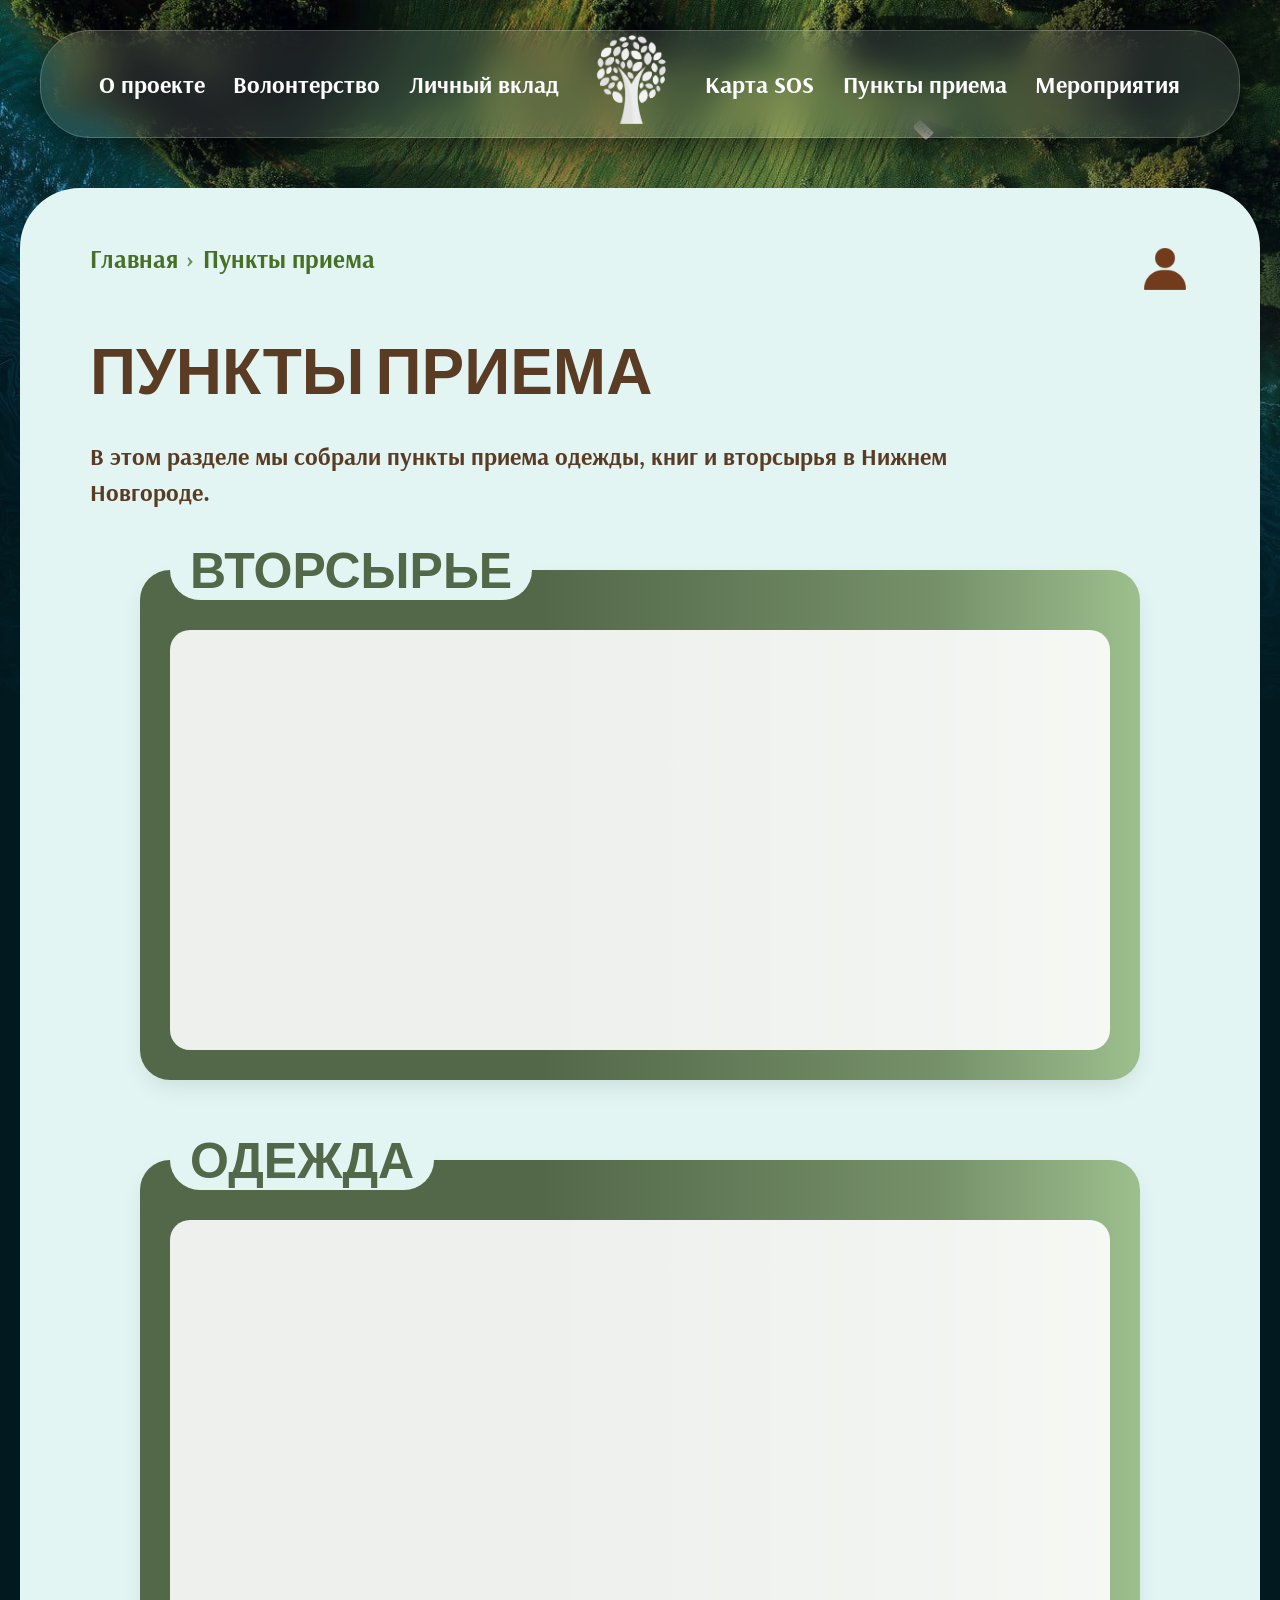
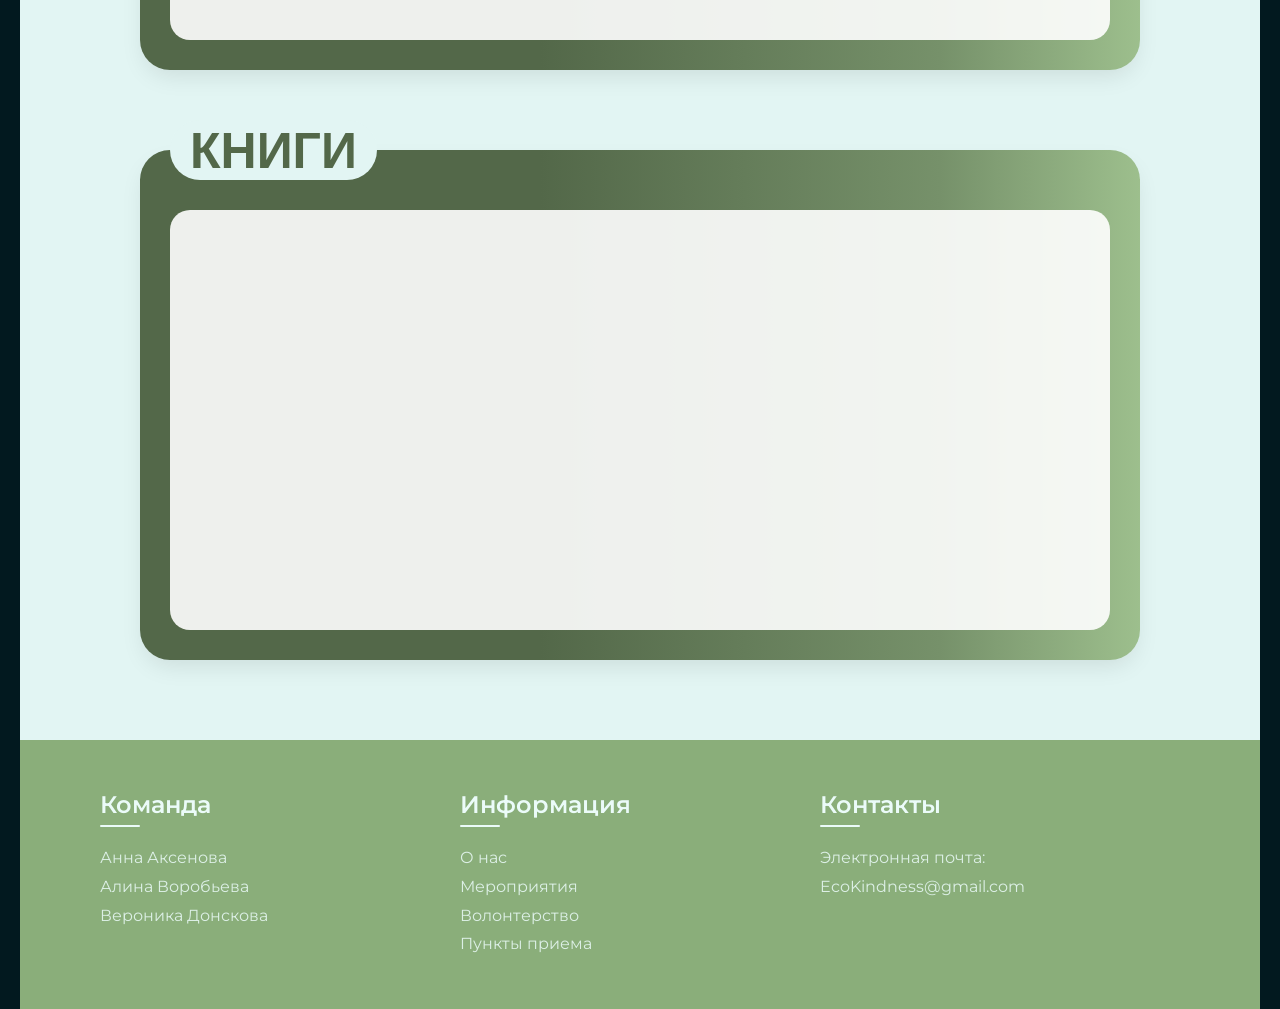
<file: public_html/pynkty-priema.html>
<!DOCTYPE html>
<html lang="ru">
<head>
    <meta charset="UTF-8">
    <meta name="viewport" content="width=device-width, initial-scale=1.0">
    <title>ЭкоДобро — Пункты приема</title>
    <link rel="stylesheet" href="css/css.css">
    <link rel="icon" type="image/png" href="/img/logotype.png">
    <link href="https://fonts.googleapis.com/css2?family=Inter:wght@400;500;600;700&family=Arsenal:wght@400;700&family=Montserrat:wght@400;700;800&family=Grenze:wght@400;700;800;900&display=swap" rel="stylesheet">
</head>
<body>

<div class="hero-bg">
    <img alt="" src="img/Background.jpg" />
</div>
<div class="gradient-transition"></div>

<div class="content-container">
    <main>
        
        <!-- Меню -->
        <nav class="menu-bg">
            <a href="about.html">О проекте</a>
            <a href="volunteer.php">Волонтерство</a>
            <a href="lichniy-vclad.html">Личный вклад</a>
            <a href="index.html" class="logo-link">
                <img alt="" src="img/logo.png" />
            </a>
            <a href="karta-SOS.html">Карта SOS</a>
            <a href="pynkty-priema.html">Пункты приема</a>
            <a href="events.php">Мероприятия</a>
        </nav>

        <div class="container">
            
            <div class="top-bar">
        <div class="nav-wrapper">
            <a href="index.html" class="breadcrumb">Главная</a>
            <span class="breadcrumb-separator">›</span>
            <span class="breadcrumb-current">Пункты приема </span>
        </div>
        
        <!-- ИКОНКА ПРОФИЛЯ -->
        <div class="profile-icon-container">
            <div id="profileIcon" class="profile-icon">
                <img src="img/profile.png" alt="Профиль">
            </div>
            <div id="profileDropdown" class="profile-dropdown">
                <a href="lk.php#personal" class="dropdown-item">
                    Личный кабинет
                </a>
                <a href="lk.php#tree" class="dropdown-item">
                    Интерактивное дерево
                </a>
                <a href="lk.php#wheel" class="dropdown-item">
                    Колесо заданий
                </a>
            </div>
        </div> 
    </div>       
            
            <!-- ========== ЗАГОЛОВОК ========== -->
            <h1 class="page-title">ПУНКТЫ ПРИЕМА</h1>
            
            <!-- ========== ТЕКСТ ПОД ЗАГОЛОВКОМ ========== -->
            <div class="page-subtitle">
                В этом разделе мы собрали пункты приема одежды, книг и вторсырья в Нижнем Новгороде.
            </div>
            
            <!-- ========== КАРТА 1 - ВТОРСЫРЬЕ ========== -->
            <div class="map-card map-card-1">
                <h2 class="map-title">ВТОРСЫРЬЕ</h2>
                <div class="map-placeholder">
                    <script type="text/javascript" charset="utf-8" async src="https://api-maps.yandex.ru/services/constructor/1.0/js/?um=constructor%3A7976a560a762ca27a40d5ba234465505629a00e068d4ac57f369a4a391c93f08&amp;width=100%&amp;height=420&amp;lang=ru_RU&amp;scroll=true"></script>
                </div>
            </div>
            
            <!-- ========== КАРТА 2 - ОДЕЖДА ========== -->
            <div class="map-card map-card-2">
                <h2 class="map-title">ОДЕЖДА</h2>
                <div class="map-placeholder">
                    <script type="text/javascript" charset="utf-8" async src="https://api-maps.yandex.ru/services/constructor/1.0/js/?um=constructor%3A1bc325661dad2fba966f3f4b992797a7193d5dcf8ba62d148ae32d9716de60fb&amp;width=100%&amp;height=420&amp;lang=ru_RU&amp;scroll=true"></script>
                </div>
            </div>
            
            <!-- ========== КАРТА 3 - КНИГИ ========== -->
            <div class="map-card map-card-3">
                <h2 class="map-title">КНИГИ</h2>
                <div class="map-placeholder">
                    <script type="text/javascript" charset="utf-8" async src="https://api-maps.yandex.ru/services/constructor/1.0/js/?um=constructor%3Ae9743db5aa749d26cda3fad00e87ceef2f4900fbb03d271921a645ba47a063eb&amp;width=100%&amp;height=420&amp;lang=ru_RU&amp;scroll=true"></script>
                </div>
            </div>
            
        
        <!-- Подвал -->
        <div class="footer">
            <div class="footer-column">
                <h5>Команда</h5>
                <p>Анна Аксенова<br>Алина Воробьева<br>Вероника Донскова</p>
            </div>
            <div class="footer-column">
                <h5>Информация</h5>
                <p><a href="about.html">О нас</a><br><a href="events.php">Мероприятия</a><br><a href="volouteering.html">Волонтерство</a><br><a href="pynkty-priema.html">Пункты приема</a></p>
            </div>
            <div class="footer-column">
                <h5>Контакты</h5>
                <p>Электронная почта:<br>EcoKindness@gmail.com</p>
            </div>
        </div>
       </div>  
    </main>
</div>
<script src="js/lk.js"></script>
</body>
</html>
</file>
<file: public_html/css/css.css>
:root {
            --glass-bg: rgba(255, 255, 255, 0.1);
            --glass-border: rgba(255, 255, 255, 0.2);
            --shadow-dark: 0 10px 30px rgba(0, 0, 0, 0.5);
            --shadow-button: 5px 5px 20px rgba(0, 0, 0, 0.4);
        }
* {
    margin: 0;
    padding: 0;
    box-sizing: border-box;
}

/*===== ОБЩИЙ КОНТЕЙНЕР ДЛЯ ОСНОВНЫХ СТРАНИЦ ===============================================*/

body {
    background: #02191f;
    min-height: 100vh;
    display: flex;
    justify-content: center;
    align-items: center;
    position: relative;
}

/* Фон на всю страницу */
.hero-bg {
    position: absolute;
    top: 0;
    left: 0;
    width: 100%;
    height: 699px;
    z-index: 0;
    overflow: hidden;
}

.hero-bg img {
    width: 100%;
    height: 100%;
    object-fit: cover;
    object-position: center top;
}



/* Градиент для плавного перехода */
.gradient-transition {
    position: absolute;
    top: 0;
    left: 0;
    width: 100%;
    height: 900px;
    background: linear-gradient(to bottom, 
        rgba(2,25,31,0) 0%, 
        rgba(2,25,31,0.3) 30%,
        rgba(2,25,31,0.7) 60%,
        #02191f 100%);
    pointer-events: none;
    z-index: 1;
}

/* Контейнер контента */
.content-container {
    position: relative;
    z-index: 10;
    width: 1280px;
    margin: 0 auto;
}

main {
    position: relative;
    width: 1280px;
    background: transparent;
    min-height: 1000px;
}

/* ========== МЕНЮ ========== */
.menu-bg {
    margin: 30px auto 0; /* Центрирует меню по горизонтали */
    display: flex;
    align-items: center;
    position: relative;
    justify-content: space-evenly;
    padding: 13px 30px;
    background: var(--glass-bg);
    backdrop-filter: blur(15px);
    -webkit-backdrop-filter: blur(15px);
    border: 1px solid var(--glass-border);
    border-radius: 50px;
    width: 1200px;
    box-shadow: var(--shadow-dark);
    z-index: 100;

} 

.logo-link img {
    height: 60px; 
    display: flex;
}

.menu-bg a {
            color: white;
            text-decoration: none;
            /* ШРИФТ ARSENAL ДЛЯ МЕНЮ */
            font-family: 'Arsenal', sans-serif;
            font-weight: 700;
            font-size: 24px;
            transition: transform 0.3s ease, color 0.3s ease;
            display: inline-block;
}

.menu-bg a:hover {
    transform: scale(1.15);
    color: #d1ffd6;
}


.logo-link {
    width: 90px;
    height: 90px;
    display: inline-block;
    margin-top: -10px;
}
.logo-link:hover {
     transform: scale(1.15); /* Анимация увеличения надписей меню */
     color: #d1ffd6;
  }


.logo-link img {
    width: 100%;
    height: 100%;
    object-fit: contain;
}

/* Основной контент */
.container {
    max-width: 1240px;
    margin: 50px auto 0;
    background: #E2F5F3;
    border-radius: 60px 60px 0 0;
    padding: 55px 70px;
    position: relative;
    z-index: 2;
}

.nav-wrapper {
    font-family: 'Arsenal', sans-serif;
    font-weight: bold;
    font-size: 24px;
    color: #5a3b23;
    text-align: left;
    margin-bottom: 20px;
}

/* ========== КОЛЕСО ФОРТУНЫ ========== */

.fortune-wheel-wrapper {
    display: flex;
    justify-content: center;
    margin: 40px 0;
}

.fortune-wheel-container {
    background: linear-gradient(145deg, #f8f9e8 0%, #f0f2e0 100%);
    border-radius: 48px;
    padding: 25px 20px;
    display: flex;
    flex-direction: column;
    align-items: center;
    max-width: 500px;
    width: 100%;
    box-shadow: 0 10px 25px rgba(0, 0, 0, 0.1);
    border: 1px solid #d4e0c0;
}

.fortune-wheel-title {
    font-size: 22px;
    color: #3a6b2f;
    text-align: center;
    margin-bottom: 15px;
    font-family: 'Inter', 'Arsenal', sans-serif;
    font-weight: 700;
    letter-spacing: 1px;
}

.wheel-visual {
    display: flex;
    justify-content: center;
    width: 100%;
}

.wheel-wrapper {
    position: relative;
    width: 350px;
    height: 350px;
    margin: 10px auto 15px;
}

.wheel-svg {
    width: 100%;
    height: 100%;
    border-radius: 50%;
    box-shadow: 0 8px 20px rgba(0, 0, 0, 0.15);
    cursor: pointer;
    transition: transform 0.1s ease;
}

.wheel-svg:active {
    transform: scale(0.98);
}

.wheel-arrow {
    position: absolute;
    top: -20px;
    left: 50%;
    transform: translateX(-50%);
    width: 0;
    height: 0;
    border-left: 18px solid transparent;
    border-right: 18px solid transparent;
    border-top: 42px solid #5a8f3a;
    filter: drop-shadow(0 2px 5px rgba(0, 0, 0, 0.2));
    z-index: 10;
}

.wheel-center-dot {
    position: absolute;
    top: 50%;
    left: 50%;
    transform: translate(-50%, -50%);
    width: 28px;
    height: 28px;
    background: radial-gradient(circle, #ffd966, #e6b422);
    border-radius: 50%;
    box-shadow: 0 2px 8px rgba(0, 0, 0, 0.2);
    z-index: 5;
    border: 2px solid #fff9e6;
}

.fortune-spin-btn {
    background: linear-gradient(135deg, #6b8e23, #4a6a2a);
    border: none;
    padding: 10px 30px;
    border-radius: 40px;
    font-weight: 700;
    color: white;
    cursor: pointer;
    font-size: 16px;
    transition: all 0.3s ease;
    font-family: 'Inter', 'Arsenal', sans-serif;
    margin-bottom: 15px;
    box-shadow: 0 3px 8px rgba(0, 0, 0, 0.15);
}

.fortune-spin-btn:hover:not(:disabled) {
    transform: translateY(-2px);
    box-shadow: 0 5px 12px rgba(0, 0, 0, 0.2);
}

.fortune-spin-btn:disabled {
    background: linear-gradient(135deg, #b0b0a0, #909080);
    cursor: not-allowed;
    transform: none;
}

.fortune-complete-btn {
    background: linear-gradient(135deg, #5a9e3a, #3a7a2a);
    border: none;
    padding: 10px 30px;
    border-radius: 40px;
    font-weight: 700;
    color: white;
    cursor: pointer;
    font-size: 16px;
    transition: all 0.2s ease;
    font-family: 'Inter', 'Arsenal', sans-serif;
    margin-bottom: 12px;
    width: 100%;
    max-width: 260px;
    box-shadow: 0 3px 8px rgba(0, 0, 0, 0.15);
}

.fortune-complete-btn:hover {
    transform: translateY(-2px);
    box-shadow: 0 5px 12px rgba(0, 0, 0, 0.2);
}

.fortune-completed-badge {
    text-align: center;
    padding: 10px 18px;
    background: #c8e6c9;
    border-radius: 40px;
    color: #2c5e2a;
    font-weight: 700;
    margin-bottom: 12px;
    font-family: 'Inter', 'Arsenal', sans-serif;
    font-size: 14px;
    border: 1px solid #a5d6a7;
}

.fortune-wheel-footer {
    font-size: 12px;
    text-align: center;
    color: #7b8a5a;
    margin-top: 12px;
    font-family: 'Inter', 'Arsenal', sans-serif;
}

/* Модальное окно в стиле дерева */
.fortune-modal-overlay {
    position: fixed;
    top: 0;
    left: 0;
    right: 0;
    bottom: 0;
    background: rgba(0, 0, 0, 0.7);
    display: flex;
    justify-content: center;
    align-items: center;
    z-index: 1000;
    backdrop-filter: blur(5px);
}

.fortune-modal-content {
    background: linear-gradient(145deg, #ffffff, #f8f9e8);
    border-radius: 32px;
    padding: 30px;
    max-width: 450px;
    width: 90%;
    text-align: center;
    box-shadow: 0 20px 40px rgba(0, 0, 0, 0.3);
    animation: fortuneSlideIn 0.3s ease;
    border: 1px solid #d4e0c0;
}

.fortune-modal-emoji {
    font-size: 55px;
    margin-bottom: 12px;
}

.fortune-modal-title {
    font-size: 24px;
    color: #3a6b2f;
    margin-bottom: 15px;
    font-family: 'Inter', 'Arsenal', sans-serif;
    font-weight: 700;
}

.fortune-modal-description {
    font-size: 14px;
    color: #5a6a4a;
    line-height: 1.5;
    margin-bottom: 25px;
    font-family: 'Inter', 'Arsenal', sans-serif;
}

.fortune-modal-btn {
    background: linear-gradient(135deg, #6b8e23, #4a6a2a);
    border: none;
    padding: 10px 25px;
    border-radius: 40px;
    font-weight: 700;
    color: white;
    cursor: pointer;
    font-size: 15px;
    font-family: 'Inter', 'Arsenal', sans-serif;
    transition: all 0.2s ease;
}

.fortune-modal-btn:hover {
    transform: translateY(-2px);
    box-shadow: 0 3px 10px rgba(0, 0, 0, 0.2);
}

@keyframes fortuneSlideIn {
    from {
        transform: translateY(-50px);
        opacity: 0;
    }
    to {
        transform: translateY(0);
        opacity: 1;
    }
}

/* Адаптивность */
@media (max-width: 500px) {
    .wheel-wrapper {
        width: 280px;
        height: 280px;
    }
    .fortune-wheel-title {
        font-size: 18px;
    }
    .fortune-spin-btn, .fortune-complete-btn {
        padding: 8px 25px;
        font-size: 14px;
    }
    .wheel-arrow {
        top: -16px;
        border-left: 14px solid transparent;
        border-right: 14px solid transparent;
        border-top: 34px solid #5a8f3a;
    }
}
/*===== ПОДВАЛ ================================================================================== */

.footer {
    background: #8aae7a;
     margin: 50px -70px -55px;
    padding: 50px 80px;
    display: flex;
    justify-content: space-between;
    width: 1240px;
    position: relative;
}

.footer-column {
    flex: 1;
}

.footer-column h5 {
    font-size: 24px;
    color: #ebfbf9; 
    margin-bottom: 25px;
    font-family: 'Montserrat', sans-serif;
    font-weight: 600;
    position: relative;
    display: inline-block;
}

/* Декоративная линия под заголовком */
.footer-column h5::after {
    content: '';
    position: absolute;
    bottom: -8px;
    left: 0;
    width: 40px;
    height: 2px;
    background: #ebfbf9;
    border-radius: 2px;
}

.footer-column p {
    color: #ebfbf9;
    line-height: 1.8;
    font-family: 'Montserrat', sans-serif;
    font-size: 16px;
    opacity: 0.85; /* Немного прозрачности для элегантности */
}

/* Ссылки в футере (если будут) */
.footer-column a {
    color: #ebfbf9;
    text-decoration: none;
    transition: opacity 0.3s ease;
}

.footer-column a:hover {
    opacity: 0.7;
    text-decoration: underline;
}




/*===== КОНТЕЙНЕР ДЛЯ ГЛАВНОЙ СТРАНИЦЫ ========================================================== */

main-body, html {
    margin: 0;
    padding: 0;
    width: 100%;
    height: 100%;
    overflow-x: hidden;
    background-color: #000;
}

.main-hero {
    position: relative;
    width: 100%;
    min-height: 100vh;
    display: flex;
    flex-direction: column;
    align-items: center;
}

/* Фоновое изображение */
.main-hero-bg-img {
    position: fixed;
    top: 0;
    left: 0;
    width: 100%;
    height: 100%;
    object-fit: cover;
    z-index: 0;
}

/* Затемнение поверх фона */
.main-hero-overlay {
    position: fixed;
    top: 0;
    left: 0;
    width: 100%;
    height: 100%;
    background: linear-gradient(rgba(0, 0, 0, 0.3), rgba(0, 0, 0, 0.2));
    z-index: 1;
}

/* 3. МЕНЮ: РАВНОМЕРНОЕ РАСПРЕДЕЛЕНИЕ */
.main-nav-panel {
    position: relative;
    z-index: 10;
    margin-top: 30px;
    margin-bottom: 50px;
    display: flex;
    align-items: center;
    justify-content: space-evenly;
    padding: 19px 30px;
    background: var(--glass-bg);
    backdrop-filter: blur(15px);
    -webkit-backdrop-filter: blur(15px);
    border: 1px solid var(--glass-border);
    border-radius: 50px;
    width: 85%;
    max-width: 1100px;
    box-shadow: var(--shadow-dark);
}

.main-nav-panel a {
    color: white;
    text-decoration: none;
    font-family: 'Arsenal', sans-serif;
    font-weight: 700;
    font-size: 24px;
    transition: transform 0.3s ease, color 0.3s ease;
    display: inline-block;
}

.main-nav-panel a:hover {
    transform: scale(1.15);
    color: #d1ffd6;
}
 /*====== ГЛАВНАЯ СТРАНИЦА ============================================================================*/

.main-header {
    position: relative;
    z-index: 10;
    text-align: center;
    margin-top: auto;
    margin-bottom: auto;
    flex: 1;
    display: flex;
    flex-direction: column;
    justify-content: center;
}


/* Овальная тень за текстом (как на вашем фото) */
.main-text-glow {
    position: absolute;
    top: 50%;
    left: 50%;
    transform: translate(-50%, -50%);
    width: 800px;
    height: 300px;
    background: radial-gradient(ellipse at center, rgba(0,0,0,0.5) 0%, rgba(0,0,0,0) 70%);
    z-index: 1;
    pointer-events: none;
}

.main-header h1 {
    position: relative;
    z-index: 2;
    font-family: 'Montserrat', sans-serif;
    font-weight: 700;
    font-size: clamp(60px, 8vw, 110px);
    margin: 0;
    letter-spacing: 4px;
    color: #fff;
    text-transform: uppercase;
}

.main-header p {
    position: relative;
    z-index: 2;
    font-family: 'Arsenal', sans-serif;
    font-weight: 700;
    font-size: 22px;
    margin-top: 10px;
    opacity: 0.9;
    color: white;
}


/* НИЖНЯЯ ЧАСТЬ: ТЕКСТ И КНОПКИ */
.main-center-content {
    position: relative;
    z-index: 10;
    display: flex;
    justify-content: space-around;
    align-items: center;
    width: 100%;
    max-width: 1200px;
    padding-bottom: 45px;
    padding-top: 90px;
    margin-top: auto;
}

.main-description {
    position: relative;
    width: 50%;
    font-family: 'Arsenal', sans-serif;
    font-weight: 700;
    font-size: 20px;
    line-height: 1.5;
    color: rgba(255,255,255,0.9);
}

.main-side-buttons {
    display: flex;
    flex-direction: column;
    gap: 30px;
}

/* КНОПКИ: ШРИФТ MONTSERRAT ЖИРНЫЙ */
.main-glass-btn {
    background: var(--glass-bg);
    backdrop-filter: blur(10px);
    -webkit-backdrop-filter: blur(10px);
    border: 1px solid var(--glass-border);
    border-radius: 65px;
    padding: 28px 50px;
    font-family: 'Montserrat', sans-serif;
    font-weight: 700;
    font-size: 35px;
    color: white;
    text-decoration: none;
    text-align: center;
    box-shadow: var(--shadow-button);
    transition: transform 0.3s cubic-bezier(0.175, 0.885, 0.32, 1.275), background 0.3s ease;
}

/* АНИМАЦИЯ УВЕЛИЧЕНИЯ КНОПОК */
.main-glass-btn:hover {
    transform: scale(1.1);
    background: rgba(255, 255, 255, 0.2);
    box-shadow: 0 15px 40px rgba(0, 0, 0, 0.6);
}

.main-bottom-content {
    position: relative;
    z-index: 10;
    width: 100%;
    background: var(--glass-bg);
    backdrop-filter: blur(12px);
    -webkit-backdrop-filter: blur(12px);
    padding: 20px 0 50px 0;
    display: flex;
    flex-direction: column;
    align-items: center;
    /* Скругляем только верхние углы */
    border-radius: 100px 100px 0 0;
    border-left: 1px solid var(--glass-border);
    border-top: 1px solid var(--glass-border);
    border-right: 1px solid var(--glass-border);
    border-bottom: none;
}

.start-text {
    font-family: 'Montserrat', sans-serif;
    font-weight: 700;
    font-size: 55px;
    color: white;
    margin-bottom: 45px;
    letter-spacing: 1px;
    padding: 10px 28px;
    display: inline-block;
    text-align: center;
}

.cards-container {
    display: flex;
    justify-content: center;
    align-items: stretch;
    gap: 75px;
    flex-wrap: wrap;
    max-width: 1300px;
    width: 100%;
    margin: 0 auto 25px auto;
}
.action-card {
    padding: 30px 25px;
    width: 350px;
    text-align: center;
    border-radius: 48px;
    transition: transform 0.3s ease, box-shadow 0.3s ease;
    display: flex;
    flex-direction: column;
    align-items: center;
    justify-content: space-between;
}

.empty-icon-container {
    background: rgba(210, 230, 190, 0.2);
    backdrop-filter: blur(12px);
    -webkit-backdrop-filter: blur(12px);
    border: 1px solid var(--glass-border);
    box-shadow: inset 0 10px 10px rgba(0,0,0,0.3);
    border-radius: 35px;
    padding: 30px 25px;
    margin-bottom: 30px;
    width: 300px;
    height: 310px;
}

.card-title {
    font-family: 'Montserrat', sans-serif;
    font-weight: 700;
    font-size: 45px;
    color: white;
    width: 220px;
    margin: 0 0 20px 0;
    text-shadow: 0 2px 5px rgba(0,0,0,0.3);
}

.card-description {
    font-family: 'Arsenal', sans-serif;
    font-weight: 700;
    font-size: 24px;
    color: white;
    margin: 0 0 20px 0;
}

/* Кнопки внутри карточек (стиль как на фото) */
.card-btn {
    display: inline-block;
    background: rgba(255, 255, 255, 0.2);
    backdrop-filter: blur(5px);
    border: 1px solid rgba(255, 255, 255, 0.3);
    border-radius: 40px;
    padding: 12px 10px;
    margin-top: 10px;
    font-family: 'Montserrat', sans-serif;
    font-weight: 700;
    font-size: 30px;
    color: white;
    text-decoration: none;
    letter-spacing: 1px;
    transition: all 0.3s ease;
    width: 280px;
    box-shadow: var(--shadow-button);
}

.card-btn:hover {
    transform: scale(1.1);
    background: rgba(255, 255, 255, 0.2);
    box-shadow: 0 15px 40px rgba(0, 0, 0, 0.6);
}

/* Мотивационная фраза внизу */

.motivation-container {
        position: relative;
        z-index: 10;
        width: 100%;
        background: var(--glass-bg);
        backdrop-filter: blur(12px);
        -webkit-backdrop-filter: blur(12px);
        margin-top: 30px;
        padding: 30px 0 30px 0;
        display: flex;
        flex-direction: column;
        align-items: center;
}

.motivation-text {
    font-family: 'Montserrat', sans-serif;
    font-weight: 700;
    font-size: 46px;
    color: white;
    margin: 10px;
    letter-spacing: 1px;
    padding: 10px 28px;
    display: inline-block;
    text-align: center;
}

.img-test {
    position: relative;
    width: 275px;
    height: 280px;
    border-radius: 16px;
    overflow: hidden;
    display: flex;
    right: 15px;
    top: -10px;
}

.img-map{
    position: relative;
    width: 275px;
    height: 280px;
    border-radius: 16px;
    overflow: hidden;
    display: flex;
    right: 5px;
}



/* ========== АДАПТИВНОСТЬ ========== */
@media (max-width: 1200px) {
    .nav-panel a {
        font-size: 20px;
    }
    
    .glass-btn {
        font-size: 28px;
        padding: 22px 40px;
    }
    
    .description {
        font-size: 18px;
        width: 55%;
    }
}

@media (max-width: 900px) {
    .nav-panel {
        flex-wrap: wrap;
        gap: 15px;
        padding: 15px 20px;
    }
    
    .nav-panel a {
        font-size: 16px;
    }
    
    .bottom-content {
        flex-direction: column;
        align-items: center;
        gap: 40px;
        text-align: center;
        padding-bottom: 50px;
    }
    
    .description {
        width: 100%;
    }
    
    .side-buttons {
        flex-direction: row;
        flex-wrap: wrap;
        justify-content: center;
    }
    
    .glass-btn {
        font-size: 22px;
        padding: 18px 30px;
    }
    
    .main-header p {
        font-size: 18px;
    }
    
    .text-glow {
        width: 500px;
        height: 200px;
    }
}

@media (max-width: 600px) {
    .nav-panel {
        width: 95%;
        gap: 10px;
    }
    
    .nav-panel a {
        font-size: 14px;
    }
    
    .glass-btn {
        font-size: 18px;
        padding: 14px 25px;
    }
    
    .description {
        font-size: 16px;
    }
    
    .main-header p {
        font-size: 16px;
    }
    
    .text-glow {
        width: 350px;
        height: 150px;
    }
    
    .bottom-content {
        padding-bottom: 30px;
    }
}

/*====== О ПРОЕКТЕ ==================================================================================*/

.about-section {
    margin: 10px 0 1px;
}

.about-title {
    font-family: 'Montserrat', sans-serif;
    font-weight: bold;
    font-size: 64px;
    color: #5a3b23;
    text-align: left;
    margin-bottom: 40px;
}

.about-text p {
    font-family: 'Arsenal', sans-serif;
    font-weight: bold;
    font-size: 24px;
    line-height: 1.3;
    color: #5a3b23;
}

/* Блок "Что мы делаем?" */
.what-we-do {
    margin: 40px 0 80px;
}

.about-section-title {
    font-family: 'Montserrat', sans-serif;
    font-weight: bold;
    font-size: 48px;
    color: #5a3b23;
    margin-bottom: 25px;
}

.about-section-text {
    font-family: 'Arsenal', sans-serif;
    font-weight: bold;
    font-size: 24px;
    line-height: 1.3;
    color: #5a3b23;
}

/* Информационные блоки - текст обтекает картинку */
.about-info-block {
    margin: 40px 0;
}

/* Контейнер для текста с картинкой внутри */
.about-info-content {
    overflow: visible;
    position: relative;
}

/* Картинка плавает внутри текста */
.about-info-image {
    float: right;
    width: 320px;
    position: relative;
    margin: 15px 0 20px 40px;

}

/* Задний слой (оливковый прямоугольник, который выглядывает) */
.about-image-back {
    position: absolute;
    width: 443px;
    height: 296px;
    background: #8aae7a;
    border-radius: 50px;
    z-index: 1;
    top: 20px;
    right: -130px;
}

/* Передний слой (сама фотография) */
.about-image-front {
    position: relative;
    width: 443px;
    height: 296px;
    border-radius: 50px;
    box-shadow: -2px -4px 6px 0px rgba(0, 0, 0, 0.2);
    overflow: hidden;
    z-index: 2;
    background: white;
    right: 15px;
}

.about-image-front img {
    width: 100%;
    height: 100%;
    object-fit: cover;
    border-radius: 50px 50px 0 50px;
    display: block;
}


/* Заголовок не обтекает картинку */
.about-block-title {
    font-family: 'Montserrat', sans-serif;
    font-weight: bold;
    font-size: 40px;
    color: #5a3b23;
    margin-bottom: 25px;
}

/* Текст обтекает картинку */
.about-block-intro {
    font-family: 'Arsenal', sans-serif;
    font-weight: bold;
    font-size: 24px;
    line-height: 1.3;
    color: #5a3b23;
    margin-bottom: 25px;
}

.about-block-list {
    list-style: none;
    padding-left: 0;
}

.about-block-list li {
    font-family: 'Arsenal', sans-serif;
    font-weight: bold;
    font-size: 24px;
    line-height: 1.3;
    color: #5a3b23;
    margin-bottom: 15px;
    padding-left: 25px;
    position: relative;
}

.about-block-list li::before {
    content: "·";
    position: absolute;
    left: 0;
    color: #5a3b23;
    font-size: 28px;
}

/* Заключительный текст */
.about-conclusion {
    text-align: center;
    margin: 80px 0 60px;
    padding: 40px 0;
    clear: both;
}

.about-conclusion p {
    font-family: 'Montserrat', sans-serif;
    font-weight: bold;
    font-size: 36px;
    line-height: 1.3;
    color: #5a3b23;
    margin-bottom: 20px;
}

.about-conclusion p:last-child {
    margin-bottom: 0;
}

/*====== МЕРОПРИЯТИЯ ================================================================================*/

.events-title {
    font-family: 'Montserrat', sans-serif;
    font-weight: bold;
    font-size: 64px;
    color: #5a3b23;
    text-align: left;
    margin-bottom: 40px;
}

.events-sub-title {
    font-family: 'Montserrat', sans-serif;
    font-weight: bold;
    font-size: 48px;
    color: #5a3b23;
    text-align: left;
    margin-bottom: 40px;
}

/* Карусель */
.events-carousel-section {
    margin: 40px 0 80px;
}

.events-carousel-container {
    position: relative;
    overflow: hidden;
    border-radius: 65px;
    background: #8aae7a;
    padding: 40px;
}

.events-carousel-track {
    display: flex;
    transition: transform 0.5s ease-in-out;
}

.events-carousel-slide {
    flex: 0 0 100%;
    padding: 0 20px;
    cursor: pointer;
}

.events-carousel-card {
    background: white;
    border-radius: 20px;
    overflow: hidden;
    box-shadow: 0 10px 30px rgba(0, 0, 0, 0.1);
    transition: transform 0.3s, box-shadow 0.3s;
}

.events-carousel-card:hover {
    transform: translateY(-5px);
    box-shadow: 0 15px 40px rgba(0, 0, 0, 0.2);
}

.events-carousel-card img {
    width: 100%;
    height: 280px;
    object-fit: cover;
    transition: transform 0.3s;
    cursor: pointer;
}

.events-carousel-card:hover img {
    transform: scale(1.05);
}

.events-carousel-card-content {
    padding: 20px;
}

.events-carousel-card-content h3 {
    font-size: 20px;
    color: #5a3b23;
    margin-bottom: 10px;
}

.events-carousel-card-content p {
    color: #666;
    margin-bottom: 15px;
}

.events-nav-btn {
    position: absolute;
    top: 50%;
    transform: translateY(-50%);
    width: 40px;
    height: 40px;
    background: white;
    border: none;
    border-radius: 50%;
    cursor: pointer;
    font-size: 24px;
    box-shadow: 0 2px 10px rgba(0, 0, 0, 0.2);
    z-index: 10;
    transition: transform 0.2s;
}

.events-nav-btn:hover {
    transform: translateY(-50%) scale(1.05);
}

.events-nav-prev {
    left: 20px;
}

.events-nav-next {
    right: 20px;
}

/* Карточки мероприятий */
.events-list {
    display: flex;
    flex-direction: column;
    gap: 40px;
}

.events-card {
    background: white;
    border-radius: 81px;
    overflow: hidden;
    display: flex;
    min-height: 729px;
    box-shadow: 0 4px 20px rgba(0, 0, 0, 0.1);
    scroll-margin-top: 100px;
    transition: box-shadow 0.3s;
}

.events-card:target {
    box-shadow: 0 0 0 3px #8aae7a, 0 8px 30px rgba(0, 0, 0, 0.2);
    animation: highlight 1s ease;
}

@keyframes highlight {
    0% {
        background-color: rgba(138, 174, 122, 0.2);
    }
    100% {
        background-color: transparent;
    }
}

.events-image {
    flex: 0 0 411px;
    overflow: hidden;
}

.events-image img {
    width: 100%;
    height: 100%;
    object-fit: cover;
    transition: transform 0.3s;
}

.events-card:hover .events-image img {
    transform: scale(1.05);
}

.events-content {
    flex: 1;
    padding: 50px 40px;
}

.event-title {
    font-family: 'Grenze', sans-serif;
    font-size: 28px;
    font-weight: 600;
    color: #5a3b23;
    margin-bottom: 25px;
}

.events-details {
    display: flex;
    flex-direction: column;
    gap: 12px;
    margin: 25px 0;
}

.events-detail-item {
    display: flex;
    align-items: center;
    gap: 12px;
    font-family: 'Inter', sans-serif;
    font-size: 15px;
    color: #5a3b23;
}

.events-detail-icon {
    width: 20px;
    height: 20px;
    display: inline-flex;
    align-items: center;
    justify-content: center;
}

.events-detail-icon img {
    width: 100%;
    height: 100%;
    object-fit: contain;
}

.events-description {
    font-family: 'Inter', sans-serif;
    font-size: 15px;
    line-height: 1.6;
    color: #5a3b23;
    margin: 25px 0;
}

.events-description p {
    margin-bottom: 15px;
}

.events-btn-more {
    display: inline-block;
    background: #8aae7a;
    color: white;
    text-decoration: none;
    padding: 10px 40px;
    border-radius: 80px;
    font-family: 'Arsenal', sans-serif;
    font-weight: bold;
    font-size: 24px;
    margin-top: 20px;
    transition: background 0.3s;
    border: none;
    cursor: pointer;
}

.events-btn-more:hover {
    background: #6d8f5a;
}

/*====== КАРТА SOS ===================================================================================*/

.main-title {
    font-family: 'Montserrat', sans-serif;
    font-weight: 700;
    font-size: 64px;
    text-align: left;
    color: #5a3b23;
    line-height: 1.3;
    margin-bottom: 20px;
}

/* ========== ПОДЗАГОЛОВОК ========== */
.subtitle {
    font-family: 'Arsenal', sans-serif;
    font-weight: 700;
    font-size: 35px;
    color: #5a3b23;
    line-height: 1.3;
    text-align: left;
    margin-bottom: 50px;
}

/* ========== КАРТА ========== */
.sos-map-card {
    width: 100%;
    max-width: 1000px;
    margin: 0 auto 80px auto;
    background: linear-gradient(to right, #536849 40%, #76916A 80%, #9DBF8D 100%);
    border-radius: 30px;
    box-shadow: 0 10px 25px -5px rgba(0, 0, 0, 0.1);
    padding: 30px 30px 30px 30px;
    position: relative;
}

.sos-map-placeholder {
    width: 100%;
    min-height: 420px;
    background: rgba(255, 255, 255, 0.9);
    border-radius: 20px;
    overflow: hidden;
    display: flex;
    align-items: center;
    justify-content: center;
    font-family: 'Inter', sans-serif;
    font-size: 18px;
    color: #5a6b4a;
    box-shadow: 0 10px 25px -5px rgba(0, 0, 0, 0.1);
    overflow: hidden;
}

/* ========== КНОПКА ЗАГРУЗИТЬ ФОТО ========== */
.sos-upload-btn {
    display: flex;
    background: #8aae7a;
    backdrop-filter: blur(2px);
    height: 84px;
    align-items: center;
    justify-content: center;
    border-radius: 50px;
    width: 100%;
    max-width: 472px;
    margin: 0 auto 40px auto;
    cursor: pointer;
    transition: all 0.3s ease;
    box-shadow: 10px 10px 4px 0px rgba(0, 0, 0, 0.25), inset 5px 5px 4px 0px rgba(0, 0, 0, 0.25);
    border: none;
}

.sos-upload-btn:hover {
    transform: scale(1.02);
    background: rgba(97, 140, 65, 1);
}

.sos-upload-btn span {
    font-family: 'Montserrat', sans-serif;
    font-weight: 700;
    font-size: 40px;
    letter-spacing: -1px;
    color: #ebfbf9;
    line-height: 1.3;
    text-align: center;
}

.modal {
    display: none;
    position: fixed;
    z-index: 1000;
    left: 0;
    top: 0;
    width: 100%;
    height: 100%;
    background-color: rgba(0, 0, 0, 0.5);
    align-items: center;
    justify-content: center;
}

.modal-content {
    background-color: #fff;
    padding: 30px;
    border-radius: 20px;
    width: 90%;
    max-width: 500px;
    position: relative;
    box-shadow: 0 20px 40px rgba(0, 0, 0, 0.2);
}

.close-btn {
    position: absolute;
    right: 20px;
    top: 15px;
    font-size: 28px;
    font-weight: bold;
    cursor: pointer;
    color: #999;
    transition: color 0.3s ease;
}

.close-btn:hover {
    color: #333;
}

.modal-content h3 {
    font-family: 'Montserrat', sans-serif;
    font-size: 24px;
    color: #5a3b23;
    margin-bottom: 20px;
    text-align: center;
}

.modal-content label {
    font-family: 'Inter', sans-serif;
    font-weight: 500;
    color: #5a3b23;
    display: block;
    margin-top: 15px;
    margin-bottom: 5px;
}

.modal-content input,
.modal-content textarea {
    width: 100%;
    padding: 12px;
    border: 1px solid #ccc;
    border-radius: 8px;
    font-size: 16px;
    font-family: 'Inter', sans-serif;
}

.modal-content textarea {
    resize: vertical;
}

.submit-btn {
    background-color: #8aae7a;
    color: white;
    padding: 12px 24px;
    border: none;
    border-radius: 8px;
    cursor: pointer;
    margin-top: 20px;
    width: 100%;
    font-size: 16px;
    font-weight: 600;
    transition: background-color 0.3s ease;
}

.submit-btn:hover {
    background-color: #6a9460;
}

/*====== ЛИЧНЫЙ ВКЛАД ===============================================================================*/

.main-title {
    font-family: 'Montserrat', sans-serif;
    font-weight: 700;
    font-size: 64px;
    color: #5a3b23;
    text-align: left;
    margin-bottom: 30px;
}

/* ========== ПОДЗАГОЛОВОК ========== */
.subtitle-text {
    font-family: 'Arsenal', sans-serif;
    font-weight: 700;
    font-size: 24px;
    color: #5a3b23;
    line-height: 1.4;
    text-align: left;
    margin-bottom: 60px;
}

/* ========== БЛОК РАЗДЕЛЬНЫЙ СБОР МУСОРА ========== */
.waste-block {
    margin-bottom: 80px;
}

.waste-header {
    display: flex;
    align-items: center;
    gap: 15px;
    margin-bottom: 25px;
}

.leaf-icon {
    width: 43px;
    height: 43px;
}

.leaf-icon img {
    width: 100%;
    height: 100%;
    object-fit: contain;
    mix-blend-mode: darken;
}

.waste-title {
    font-family: 'Montserrat', sans-serif;
    font-weight: 700;
    font-size: 48px;
    color: #5a3b23;
}

.waste-description {
    font-family: 'Arsenal', sans-serif;
    font-weight: 700;
    font-size: 24px;
    color: #5a3b23;
    line-height: 1.3;
    margin-bottom: 30px;
}

.waste-content-wrapper {
    display: flex;
    gap: 40px;
    flex-wrap: wrap;
}

.waste-text-column {
    flex: 1;
    min-width: 280px;
}

.waste-main-text {
    font-family: 'Arsenal', sans-serif;
    font-weight: 700;
    font-size: 24px;
    color: #5a3b23;
    line-height: 1.3;
    margin-bottom: 25px;
}

.waste-important {
    font-family: 'Arsenal', sans-serif;
    font-weight: 700;
    font-size: 24px;
    color: #5a3b23;
    line-height: 1.3;
    background: rgba(138, 174, 122, 0.2);
    padding: 15px 20px;
    border-radius: 20px;
}

/* Иконки */
.icons-container {
    flex: 0 0 400px;
    position: relative;
    min-height: 450px;
}

.icon-item {
    position: absolute;
    transition: transform 0.3s ease;
}

.icon-item:hover {
    transform: scale(1.1) !important;
}

.icon-apple {
    left: 40px;
    top: 20px;
    width: 110px;
    height: 110px;
    transform: rotate(-15deg);
}

.icon-apple img {
    width: 100%;
    height: 100%;
    object-fit: contain;
}

.icon-nut {
    left: 45px;
    top: 280px;
    width: 110px;
    height: 110px;
}

.icon-nut img {
    width: 100%;
    height: 100%;
    object-fit: contain;
}

.icon-bottle {
    left: 280px;
    top: 20px;
    width: 130px;
    height: 130px;
    transform: rotate(-9deg);
}

.icon-bottle img {
    width: 100%;
    height: 100%;
    object-fit: contain;
}

.icon-recycle {
    left: 170px;
    top: 160px;
    width: 110px;
    height: 110px;
}

.icon-recycle img {
    width: 100%;
    height: 100%;
    object-fit: contain;
}

.icon-drink {
    left: 280px;
    top: 260px;
    width: 130px;
    height: 130px;
    transform: rotate(15deg);
}

.icon-drink img {
    width: 100%;
    height: 100%;
    object-fit: contain;
}

/* ========== КАЛЬКУЛЯТОР ========== */
.calculator-section {
    margin: 60px 0;
    text-align: center;
}

.calculator-title {
    font-family: 'Montserrat', sans-serif;
    font-weight: 700;
    font-size: 40px;
    color: #5a3b23;
    text-align: left;
    margin-bottom: 30px;
}

.calculator-embed {
    max-width: 903px;
    margin: 0 auto;
    min-height: 710px;
}

.embed-content {
    width: 100%;
    min-height: 710px;
    border-radius: 24px;
    display: flex;
    align-items: center;
    justify-content: center;
    overflow: hidden;
    box-shadow: 0 20px 35px -10px rgba(0, 0, 0, 0.1);
}

.madtest {
    width: 100%;
    min-height: 710px;
}

/* ========== БЛОК ЭКОНОМИЯ РЕСУРСОВ ========== */
.eco-resources-section {
    margin: 60px 0;
    width: 100%;
}

.eco-resources-container {
    width: 100%;
    max-width: 1100px;
    margin: 0 auto;
}

.eco-section-title {
    font-family: 'Montserrat', sans-serif;
    font-weight: 700;
    font-size: 48px;
    color: #5a3b23;
    text-align: left;
    margin-bottom: 16px;
    letter-spacing: -0.5px;
}

.eco-section-subtitle {
    font-family: 'Arsenal', sans-serif;
    font-weight: 700;
    font-size: 24px;
    color: #5a3b23;
    line-height: 1.3;
    margin-bottom: 30px;
}

/* Сетка карточек */
.eco-cards-grid {
    display: grid;
    grid-template-columns: repeat(2, 1fr);
    gap: 32px;
    margin-bottom: 48px;
}

/* Карточка */
.eco-card {
    background: white;
    border-radius: 32px;
    padding: 28px;
    box-shadow: 0 20px 35px -10px rgba(0, 0, 0, 0.1);
    transition: transform 0.3s ease, box-shadow 0.3s ease;
}

.eco-card:hover {
    transform: translateY(-6px);
    box-shadow: 0 30px 45px -12px rgba(0, 0, 0, 0.2);
}

.eco-card-icon {
    width: 64px;
    height: 64px;
    background: #8aae7a;
    border-radius: 24px;
    display: flex;
    align-items: center;
    justify-content: center;
    margin-bottom: 20px;
    font-size: 32px;
    transition: transform 0.2s ease;
}

.eco-card:hover .eco-card-icon {
    transform: scale(1.05);
}

.eco-card-title {
    font-family: 'Arsenal', sans-serif;
    font-weight: 700;
    font-size: 28px;
    color: #2c5e2a;
    margin-bottom: 20px;
    border-left: 4px solid #8aae7a;
    padding-left: 16px;
}

.eco-habits-list {
    list-style: none;
}

.eco-habit-item {
    display: flex;
    align-items: flex-start;
    gap: 12px;
    margin-bottom: 16px;
    padding: 4px 8px;
    border-radius: 12px;
}

.eco-habit-checkbox {
    width: 22px;
    height: 22px;
    border: 2px solid #8aae7a;
    border-radius: 6px;
    background: white;
    flex-shrink: 0;
    margin-top: 2px;
    cursor: pointer;
}

.eco-habit-text {
    font-family: 'Inter', sans-serif;
    font-size: 15px;
    font-weight: 500;
    color: #2c3e2a;
    line-height: 1.4;
    flex: 1;
}

/* Блок статистики */
.eco-stats-section {
    background: white;
    border-radius: 32px;
    padding: 32px 40px;
    margin-bottom: 48px;
    box-shadow: 0 10px 25px -5px rgba(0, 0, 0, 0.05);
}

.eco-stats-title {
    font-family: 'Arsenal', sans-serif;
    font-weight: 700;
    font-size: 24px;
    color: #2c5e2a;
    margin-bottom: 24px;
    text-align: center;
}

.eco-stats-grid {
    display: flex;
    justify-content: center;
    gap: 48px;
    flex-wrap: wrap;
}

.eco-stat-card {
    flex: 0 1 auto;
    min-width: 180px;
    text-align: center;
    padding: 20px 24px;
    background: #e8f0e5;
    border-radius: 24px;
    transition: transform 0.2s ease;
}

.eco-stat-card:hover {
    transform: translateY(-4px);
}

.eco-stat-value {
    font-family: 'Grenze', sans-serif;
    font-size: 36px;
    font-weight: 800;
    color: #8aae7a;
    transition: transform 0.2s ease;
}

.eco-stat-value.updated {
    transform: scale(1.1);
}

.eco-stat-label {
    font-family: 'Inter', sans-serif;
    font-size: 14px;
    font-weight: 500;
    color: #5a6b4a;
    margin-top: 8px;
}

/* Прогресс-бар */
.eco-progress-section {
    background: white;
    border-radius: 32px;
    padding: 24px 32px;
    margin-bottom: 48px;
    box-shadow: 0 10px 25px -5px rgba(0, 0, 0, 0.05);
}

.eco-progress-header {
    display: flex;
    justify-content: space-between;
    align-items: baseline;
    flex-wrap: wrap;
    gap: 16px;
    margin-bottom: 16px;
}

.eco-progress-title {
    font-family: 'Arsenal', sans-serif;
    font-weight: 700;
    font-size: 20px;
    color: #2c5e2a;
}

.eco-progress-percent {
    font-family: 'Grenze', sans-serif;
    font-size: 24px;
    font-weight: 800;
    color: #8aae7a;
}

.eco-progress-bar-bg {
    width: 100%;
    height: 12px;
    background: #e8f0e5;
    border-radius: 20px;
    overflow: hidden;
}

.eco-progress-bar-fill {
    height: 100%;
    background: linear-gradient(90deg, #8aae7a, #6a9460);
    border-radius: 20px;
    width: 0%;
    transition: width 0.3s ease;
}

/* ========== БЛОК ЭКОЛОГИЧНОЕ ПИТАНИЕ ========== */
.eco-food-section {
    margin: 80px 0 60px;
    width: 100%;
}

.food-section-title {
    font-family: 'Montserrat', sans-serif;
    font-weight: 700;
    font-size: 48px;
    color: #5a3b23;
    text-align: left;
    margin-bottom: 16px;
    letter-spacing: -0.5px;
}

.food-section-subtitle {
    font-family: 'Arsenal', sans-serif;
    font-weight: 700;
    font-size: 24px;
    color: #5a3b23;
    line-height: 1.3;
    margin-bottom: 30px;
}

.food-cards-grid {
    display: grid;
    grid-template-columns: repeat(3, 1fr);
    gap: 28px;
    margin-bottom: 40px;
}

.food-card {
    background: white;
    border-radius: 28px;
    padding: 28px 24px;
    transition: transform 0.3s ease, box-shadow 0.3s ease;
    box-shadow: 0 4px 12px rgba(0, 0, 0, 0.05);
}

.food-card:hover {
    transform: translateY(-6px);
    box-shadow: 0 20px 30px -12px rgba(0, 0, 0, 0.15);
}

.food-card-icon {
    font-size: 52px;
    margin-bottom: 20px;
    display: inline-block;
}

.food-card-title {
    font-family: 'Arsenal', sans-serif;
    font-weight: 700;
    font-size: 22px;
    color: #2c5e2a;
    margin-bottom: 12px;
    line-height: 1.3;
}

.food-card-text {
    font-family: 'Inter', sans-serif;
    font-size: 15px;
    font-weight: 500;
    color: #5a6b4a;
    line-height: 1.5;
}

.food-card-empty {
    opacity: 0;
    pointer-events: none;
}

.food-footer {
    text-align: center;
    padding-top: 24px;
    margin-top: 8px;
}

.food-footer-text {
    font-family: 'Arsenal', sans-serif;
    font-size: 18px;
    font-style: italic;
    color: #8aae7a;
    letter-spacing: 0.3px;
}

/*====== ЛИЧНЫЙ КАБИНЕТ ============================================================================*/

.header-row {
    display: flex;
    justify-content: space-between;
    align-items: center;
    margin-bottom: 40px;
    flex-wrap: wrap;
    gap: 20px;
}

.main-title {
    font-family: 'Montserrat', sans-serif;
    font-weight: 700;
    font-size: 64px;
    color: #5a3b23;
    margin: 0;
}

.logout-btn {
    background: #8aae7a;
    width: 60px;
    height: 60px;
    border-radius: 30px;
    display: flex;
    align-items: center;
    justify-content: center;
    cursor: pointer;
    box-shadow: 3px 2px 4px 0px rgba(0,0,0,0.4);
    transition: transform 0.2s ease, background 0.2s ease;
    border: none;
}

.logout-btn:hover {
    transform: scale(1.05);
    background: #6a9460;
}

.logout-btn img {
    width: 32px;
    height: 32px;
    object-fit: contain;
}

/* ========== КАРТОЧКА ЛИЧНЫХ ДАННЫХ ========== */
.profile-card {
    background: #8aae7a;
    border-radius: 65px;
    box-shadow: 4px 4px 4px 0px rgba(0,0,0,0.5);
    padding: 40px 50px;
    margin-bottom: 60px;
}

.profile-title {
    font-family: 'Arsenal', sans-serif;
    font-weight: 700;
    font-size: 48px;
    color: #5a3b23;
    margin-bottom: 30px;
}

.profile-field {
    margin-bottom: 25px;
}

.profile-label {
    font-family: 'Arsenal', sans-serif;
    font-weight: 700;
    font-size: 24px;
    color: #5a3b23;
    display: block;
    margin-bottom: 8px;
}

.profile-input {
    width: 100%;
    max-width: 500px;
    height: 48px;
    background: #D9D9D9;
    border-radius: 12px;
    box-shadow: inset -4px 4px 5px 0px rgba(0,0,0,0.25);
    font-family: 'Inter', sans-serif;
    font-size: 18px;
    padding: 0 15px;
    display: flex;
    align-items: center;
    color: #5a3b23;
}

.change-password {
    font-family: 'Arsenal', sans-serif;
    font-weight: 700;
    font-size: 24px;
    color: #bfebab;
    cursor: pointer;
    transition: color 0.2s ease;
    background: transparent;
    border: none;
    padding: 0;
    margin-top: 15px;
}

.change-password:hover {
    color: #ffffff;
    text-decoration: underline;
}

/* ========== ИНТЕРАКТИВНОЕ ДЕРЕВО ========== */
.tree-section {
    width: 100%;
    max-width: 745px;
    margin: 0 auto 40px auto;
}

.tree-widget {
    width: 100%;
    background: #d4edda;
    border-radius: 48px;
    padding: 30px 40px;
    display: flex;
    flex-direction: column;
    align-items: center;
    justify-content: space-between;
    box-shadow: 0 10px 30px rgba(0,0,0,0.1);
    gap: 20px;
}

.tree-title {
    font-family: 'Grenze', sans-serif;
    font-size: 34px;
    font-weight: bold;
    color: #5a3b23;
    text-align: center;
}

.tree-subtitle {
    font-family: 'Arsenal', sans-serif;
    font-size: 20px;
    color: #8aae7a;
    font-weight: bold;
    text-align: center;
}

.tree-svg-container {
    transition: transform 0.4s ease;
    cursor: pointer;
}

.tree-svg-container.pop {
    transform: scale(1.08);
}

.stage-text {
    font-family: 'Arsenal', sans-serif;
    font-size: 18px;
    color: #5a3b23;
    text-align: center;
    font-weight: 600;
}

.progress-bar-bg {
    width: 100%;
    max-width: 460px;
    height: 18px;
    background: #c8e6c9;
    border-radius: 9px;
    overflow: hidden;
}

.progress-bar-fill {
    height: 100%;
    background: #8aae7a;
    border-radius: 9px;
    transition: width 0.5s ease;
}

.level-dots {
    display: flex;
    gap: 8px;
    margin-top: 4px;
}

.dot {
    width: 14px;
    height: 14px;
    border-radius: 50%;
    background: #c8e6c9;
    transition: background 0.3s;
}

.dot.active {
    background: #8aae7a;
}

.dot.done {
    background: #5a9e55;
}

.tree-btn {
    background: #8aae7a;
    color: #fff;
    border: none;
    border-radius: 30px;
    padding: 14px 40px;
    font-size: 20px;
    font-weight: bold;
    cursor: pointer;
    transition: background 0.2s, transform 0.1s;
    box-shadow: 0 4px 12px rgba(90,59,35,0.15);
}

.tree-btn:hover {
    background: #6a9460;
}

.tree-btn:active {
    transform: scale(0.97);
}

.tree-message {
    color: #5a3b23;
    font-size: 15px;
    text-align: center;
    padding: 8px 20px;
    background: rgba(138,174,122,0.22);
    border-radius: 16px;
    max-width: 480px;
}

/* ========== КОЛЕСО ФОРТУНЫ ========== */
.wheel-section {
    margin: 60px 0;
}

.wheel-card {
    background: #d4edda;
    border-radius: 48px;
    padding: 40px 60px;
    text-align: center;
    box-shadow: 0 10px 30px rgba(0, 0, 0, 0.1);
}

.wheel-title {
    font-family: 'Grenze', sans-serif;
    font-size: 36px;
    font-weight: bold;
    color: #5a3b23;
    margin-bottom: 15px;
}

.wheel-description {
    font-family: 'Arsenal', sans-serif;
    font-size: 18px;
    color: #5a3b23;
    margin-bottom: 30px;
}

.remix-app {
    width: 100%;
    min-height: 500px;
    display: flex;
    justify-content: center;
    align-items: center;
}


/* ========== МОДАЛЬНОЕ ОКНО ========== */
.modal {
    display: none;
    position: fixed;
    z-index: 1000;
    left: 0;
    top: 0;
    width: 100%;
    height: 100%;
    background-color: rgba(0, 0, 0, 0.5);
    align-items: center;
    justify-content: center;
}

.modal-content {
    background-color: #fff;
    padding: 30px;
    border-radius: 20px;
    width: 90%;
    max-width: 450px;
    position: relative;
    box-shadow: 0 20px 40px rgba(0, 0, 0, 0.2);
}

.close-btn {
    position: absolute;
    right: 20px;
    top: 15px;
    font-size: 28px;
    font-weight: bold;
    cursor: pointer;
    color: #999;
    transition: color 0.3s ease;
}

.close-btn:hover {
    color: #333;
}

.modal-content h3 {
    font-family: 'Montserrat', sans-serif;
    font-size: 24px;
    color: #5a3b23;
    margin-bottom: 20px;
    text-align: center;
}

.modal-content label {
    font-family: 'Inter', sans-serif;
    font-weight: 500;
    color: #5a3b23;
    display: block;
    margin-top: 15px;
    margin-bottom: 5px;
}

.modal-content input {
    width: 100%;
    padding: 12px;
    border: 1px solid #ccc;
    border-radius: 8px;
    font-size: 16px;
    font-family: 'Inter', sans-serif;
}

.submit-btn {
    background-color: #8aae7a;
    color: white;
    padding: 12px 24px;
    border: none;
    border-radius: 8px;
    cursor: pointer;
    margin-top: 20px;
    width: 100%;
    font-size: 16px;
    font-weight: 600;
    transition: background-color 0.3s ease;
}

.submit-btn:hover {
    background-color: #6a9460;
}

/*======= ПУНКТЫ ПРИЕМА ================================================================================*/

.page-title {
    font-family: 'Grenze', sans-serif;
    font-weight: 700;
    font-size: 64px;
    color: #5a3b23;
    text-align: left;
    margin-bottom: 20px;
}

/* ========== ТЕКСТ ПОД ЗАГОЛОВКОМ ========== */
.page-subtitle {
    font-family: 'Arsenal', sans-serif;
    font-weight: 700;
    font-size: 24px;
    color: #5a3b23;
    line-height: 1.5;
    text-align: left;
    max-width: 900px;
    margin: 10px 25px 60px 0;
}

/* ========== КАРТЫ ========== */
.map-card {
    width: 100%;
    max-width: 1000px;
    margin: 0 auto 80px auto;
    background: linear-gradient(to right, #536849 40%, #76916A 80%, #9DBF8D 100%);
    border-radius: 30px;
    box-shadow: 0 10px 25px -5px rgba(0, 0, 0, 0.1);
    padding: 60px 30px 30px 30px;
    position: relative;
}

.map-card:last-child {
    margin-bottom: 40px;
}

.map-title {
    position: absolute;
    top: -30px;
    left: 30px;
    font-family: 'Grenze', sans-serif;
    font-weight: 700;
    font-size: 50px;
    color: #536849;
    background: #E2F5F3;
    padding: 0 20px;
    border-radius: 40px;
    line-height: 1.2;
}

.map-placeholder {
    width: 100%;
    min-height: 420px;
    background: rgba(255, 255, 255, 0.9);
    border-radius: 20px;
    overflow: hidden;
    display: flex;
    align-items: center;
    justify-content: center;
}

.map-placeholder iframe {
    width: 100%;
    height: 420px;
    border: none;
}

/*====== ВОЛОНТЕРСТВО ==================================================================================*/
.volunteer-main-title {
    font-family: 'Montserrat', sans-serif;
    font-weight: 700;
    font-size: 64px;
    color: #5a3b23;
    margin-bottom: 40px;
    text-align: left;
}

/* ========== КАРТОЧКИ ОРГАНИЗАЦИЙ ========== */
.org-card {
    margin-bottom: 80px;
    border-bottom: 2px solid rgba(90, 59, 35, 0.2);
    padding-bottom: 40px;
}

.org-card:last-of-type {
    border-bottom: none;
    margin-bottom: 40px;
}

.org-title {
    font-family: 'Montserrat', sans-serif;
    font-weight: 700;
    font-size: 40px;
    color: #5a3b23;
    line-height: 1.3;
    margin-bottom: 25px;
}

.org-content {
    display: flex;
    gap: 40px;
    flex-wrap: wrap;
    margin-bottom: 30px;
}

.org-text {
    flex: 1;
    font-family: 'Arsenal', sans-serif;
    font-weight: 700;
    font-size: 24px;
    color: #5a3b23;
    line-height: 1.5;
    text-align: justify;
}

.org-text p {
    margin-bottom: 15px;
}

.org-list {
    margin-left: 30px;
    margin-top: 10px;
}

.org-list li {
    margin-bottom: 8px;
}

.org-images {
    display: flex;
    flex-direction: column;
    gap: 15px;
    flex-shrink: 0;
}

.org-img {
    width: 352px;
    height: 245px;
    border-radius: 16px;
    overflow: hidden;
}

.org-img img {
    width: 100%;
    height: 100%;
    object-fit: cover;
}

/* ========== КОНТАКТНЫЕ КАРТОЧКИ ========== */
.contact-wrapper {
    width: 100%;
    background: #8aae7a;
    border-radius: 60px;
    box-shadow: inset -4px 6px 6px 0px rgba(0, 0, 0, 0.25);
    padding: 20px 30px;
    display: flex;
    justify-content: space-between;
    align-items: center;
    margin-top: 30px;
    flex-wrap: wrap;
    gap: 20px;
}

.contact-item {
    display: flex;
    flex-direction: column;
    align-items: center;
    justify-content: center;
    flex: 1;
    position: relative;
    min-width: 200px;
}

.contact-icon-bg {
    display: flex;
    align-items: center;
    justify-content: center;
    opacity: 0.4;
}

.contact-icon {
    width: 80px;
    height: 80px;
    object-fit: contain;
}

/* Специальный размер для иконки email */
.contact-item:last-child .contact-icon {
    width: 90px;
    height: 90px;
}

.contact-text-overlay {
    position: absolute;
    top: 50%;
    left: 50%;
    transform: translate(-50%, -50%);
    font-family: 'Arsenal', sans-serif;
    font-weight: 700;
    font-size: 24px;
    color: #f5f5f5;
    text-decoration: none;
    text-align: center;
    z-index: 2;
    text-shadow: 1px 1px 2px rgba(0, 0, 0, 0.5);
    white-space: nowrap;
}

.contact-text-overlay a {
    color: #f5f5f5;
    text-decoration: none;
}

.contact-text-overlay a:hover {
    text-decoration: underline;
}

/* ========== КНОПКА ========== */
.volunteer-btn {
    width: 100%;
    max-width: 597px;
    height: 109px;
    margin: 40px auto 20px;
    background: #8aae7a;
    border-radius: 50px;
    box-shadow: 10px 10px 4px 0px rgba(0, 0, 0, 0.25), inset 5px 5px 4px 0px rgba(0, 0, 0, 0.25);
    display: flex;
    align-items: center;
    justify-content: center;
    cursor: pointer;
    transition: transform 0.3s cubic-bezier(0.175, 0.885, 0.32, 1.275), background 0.3s;
}

.volunteer-btn span {
    font-family: 'Montserrat', sans-serif;
    font-weight: 800;
    font-size: 40px;
    color: #ebfbf9;
    text-shadow: 1px 3px 4px rgba(0, 0, 0, 0.25);
}

.volunteer-btn:hover {
    transform: scale(1.02);
}

/* ========== МОДАЛЬНОЕ ОКНО ========== */
.modal {
    display: none;
    position: fixed;
    z-index: 1000;
    left: 0;
    top: 0;
    width: 100%;
    height: 100%;
    background-color: rgba(0, 0, 0, 0.5);
}

.modal-content {
    background-color: #fff;
    margin: 5% auto;
    padding: 30px;
    border-radius: 20px;
    width: 90%;
    max-width: 500px;
    position: relative;
}

.close-btn {
    position: absolute;
    right: 20px;
    top: 15px;
    font-size: 28px;
    font-weight: bold;
    cursor: pointer;
}

.modal-content input,
.modal-content select {
    width: 100%;
    padding: 12px;
    border: 1px solid #ccc;
    border-radius: 8px;
    font-size: 16px;
}

.upload-btn, .save-btn {
    background-color: #8aae7a;
    color: white;
    padding: 12px 24px;
    border: none;
    border-radius: 8px;
    cursor: pointer;
    margin-top: 10px;
    font-size: 16px;
}

.save-btn {
    width: 100%;
    background-color: #5a8a4a;
}

.photo-upload-block {
    margin: 20px 0;
    text-align: center;
}

#uploadStatus {
    display: block;
    margin-top: 10px;
    color: #666;
    font-size: 12px;
}

/*====== ВХОД ==================================================================================*/

.hero {
    position: relative;
    width: 100%;
    min-height: 100vh;
    display: flex;
    flex-direction: column;
    align-items: center;
    justify-content: center;
}

.hero-bg-img {
    position: fixed;
    top: 0;
    left: 0;
    width: 100%;
    height: 100%;
    object-fit: cover;
    z-index: 0;
}

.hero-overlay {
    position: fixed;
    top: 0;
    left: 0;
    width: 100%;
    height: 100%;
    background: linear-gradient(135deg, rgba(0, 0, 0, 0.4) 0%, rgba(0, 0, 0, 0.2) 100%);
    z-index: 1;
}

/* ========== КОНТЕЙНЕР ДЛЯ ФОРМЫ ========== */
.center-container {
    position: relative;
    z-index: 10;
    width: 100%;
    min-height: 100vh;
    display: flex;
    justify-content: center;
    align-items: center;
    padding: 20px;
}

/* ========== АНИМАЦИЯ ========== */
@keyframes fadeInUp {
    from {
        opacity: 0;
        transform: translateY(30px);
    }
    to {
        opacity: 1;
        transform: translateY(0);
    }
}

/* ========== ФОРМА ВХОДА ========== */
.login-form {
    width: 100%;
    max-width: 590px;
    background: rgba(255, 255, 255, 0.08);
    backdrop-filter: blur(15px);
    -webkit-backdrop-filter: blur(15px);
    border: 1px solid rgba(255, 255, 255, 0.3);
    border-radius: 50px;
    box-shadow: 
        0 15px 35px rgba(0, 0, 0, 0.5),
        inset 0 1px 0 rgba(255, 255, 255, 0.15);
    animation: fadeInUp 0.5s ease forwards;
    padding: 60px 40px 50px 40px;
    display: flex;
    flex-direction: column;
    align-items: center;
}

/* ========== ЗАГОЛОВОК ========== */
.form-title {
    font-family: 'Montserrat', sans-serif;
    font-weight: 700;
    font-size: 64px;
    letter-spacing: -2px;
    color: #e2f5f3;
    text-align: center;
    margin-bottom: 40px;
}

/* ========== ПОЛЯ ВВОДА ========== */
.input-field {
    width: 100%;
    display: flex;
    min-width: 400px;
    background: #D9D9D9;
    border-radius: 50px;
    box-shadow: inset -4px 4px 5px 0px rgba(0, 0, 0, 0.25);
    margin-bottom: 20px;
    transition: transform 0.2s ease, box-shadow 0.2s ease;
}

.input-field input {
    background: transparent;
    border: none;
    width: 100%;
    padding: 25px 30px;
    font-family: 'Arsenal', sans-serif;
    font-weight: 700;
    font-size: 24px;
    color: #5a3b23;
    outline: none;
    border-radius: 50px;
}

.input-field input::placeholder {
    color: #939393;
    font-family: 'Arsenal', sans-serif;
    font-weight: 700;
    font-size: 24px;
}

.forgot-link-wrapper {
    text-align: left;
    margin: 0 0 25px 20px;
}

/* Ссылка "Забыли пароль?" - жёлтая */
.forgot-link {
    font-family: 'Arsenal', sans-serif;
    font-weight: 700;
    font-size: 20px;
    color: #fffeaf;
    text-decoration: underline;
    transition: all 0.3s ease;
}

.forgot-link:hover {
    font-family: 'Arsenal', sans-serif;
    font-weight: 700;
    font-size: 15px;
    color: #fffeaf;
    text-decoration: underline;
}

.back-link {
    text-align: center;
    margin-top: 15px;
}

.back-link a {
    font-family: 'Arsenal', sans-serif;
    font-weight: 700;
    font-size: 15px;
    color:  #fffeaf;
    text-decoration: underline;
    transition: all 0.3s ease;
}

.back-link a:hover {
    font-family: 'Arsenal', sans-serif;
    font-weight: 700;
    font-size: 15px;
    color:  #fffeaf; 
    text-decoration: underline;
}

.reset-message-text {
    font-family: 'Arsenal', sans-serif;
    color: #fffeaf;
    font-size: 15px;
    display: inline-block;
    margin-bottom: 8px;
}
.reset-password-link {
    font-family: 'Arsenal', sans-serif;
    color: #fffeaf; 
    text-decoration: underline;
    font-size: 15px;
    word-break: break-all;
    display: inline-block;
    max-width: 400px;
}

.reset-password-link:hover {
    color: #fffeaf; 
}

.success-message {
    font-family: 'Arsenal', sans-serif;
    text-align: center;
    color: white;
    font-size: 15px;
    margin: 15px 0;
}

.success-link {
    font-family: 'Arsenal', sans-serif;
    color: #fffeaf;
    text-decoration: underline;
    font-size: 15px;
    margin-left: 5px;
}

.success-link:hover {
    color: #fffeaf;
}
/* ========== ССЫЛКА РЕГИСТРАЦИИ ========== */
.register-link {
    display: flex;
    flex-direction: row;
    align-items: left;
    justify-content: left;
    gap: 8px;
    margin: 0 0 10px 0;
    flex-wrap: wrap;
}

.register-link span {
    font-family: 'Arsenal', sans-serif;
    font-weight: 700;
    font-size: 20px;
    letter-spacing: -0.5px;
    margin: 0 0 0 20px;
    color: white;
    line-height: 1.3;
}

.register-link a {
    font-family: 'Arsenal', sans-serif;
    font-weight: 700;
    font-size: 20px;
    letter-spacing: -0.5px;
    color: #fffeaf;
    text-decoration: underline;
    line-height: 1.3;
    transition: opacity 0.3s ease;
}

.register-link a:hover {
    opacity: 0.8;
}

/* ========== КНОПКА ВОЙТИ ========== */
.login-btn {
    background: rgba(217, 217, 217, 0.25);
    backdrop-filter: blur(50px);
    -webkit-backdrop-filter: blur(50px);
    border: 1px solid var(--glass-border);
    border-radius: 50px;
    box-shadow: 10px 10px 4px 0px rgba(0, 0, 0, 0.5);
    width: 100%;
    max-width: 340px;
    padding: 20px 30px;
    cursor: pointer;
    transition: transform 0.3s cubic-bezier(0.175, 0.885, 0.32, 1.275), background 0.3s ease;
    font-family: 'Montserrat', sans-serif;
    font-weight: 700;
    font-size: 40px;
    letter-spacing: -1px;
    color: #ebfbf9;
    text-align: center;
    border: none;
    margin-top: 10px;
    display: block;
    margin-left: auto;
    margin-right: auto;
}

.login-btn:hover {
    transform: scale(0.97);
    background: rgba(255, 255, 255, 0.2);
    box-shadow: 0 15px 40px rgba(0, 0, 0, 0.6);
    cursor: pointer;
}

/* ========== АДАПТИВНОСТЬ ========== */
@media (max-width: 600px) {
    .login-form {
        padding: 40px 25px 35px 25px;
    }
    
    .form-title {
        font-size: 48px;
        margin-bottom: 30px;
    }
    
    .input-field input {
        padding: 20px 25px;
        font-size: 20px;
    }
    
    .input-field input::placeholder {
        font-size: 20px;
    }
    
    .register-link span,
    .register-link a {
        font-size: 16px;
    }
    
    .login-btn {
        font-size: 32px;
        padding: 15px 25px;
        max-width: 280px;
    }
}

@media (max-width: 480px) {
    .login-form {
        padding: 30px 20px 25px 20px;
    }
    
    .form-title {
        font-size: 40px;
    }
    
    .input-field input {
        padding: 15px 20px;
        font-size: 18px;
    }
    
    .input-field input::placeholder {
        font-size: 18px;
    }
    
    .login-btn {
        font-size: 28px;
        padding: 12px 20px;
    }
}

.login-btn_1 {
    background: rgba(217, 217, 217, 0.25);
    backdrop-filter: blur(50px);
    -webkit-backdrop-filter: blur(50px);
    border: 1px solid var(--glass-border);
    border-radius: 50px;
    box-shadow: 10px 10px 4px 0px rgba(0, 0, 0, 0.5);
    width: 100%;
    max-width: 340px;
    padding: 20px 30px;
    cursor: pointer;
    transition: transform 0.3s cubic-bezier(0.175, 0.885, 0.32, 1.275), background 0.3s ease;
    font-family: 'Montserrat', sans-serif;
    font-weight: 700;
    font-size: 30px;
    letter-spacing: -1px;
    color: #ebfbf9;
    text-align: center;
    border: none;
    margin-top: 20px;
    margin-bottom: 25px;
    display: block;
    margin-left: auto;
    margin-right: auto;
}

.login-btn_1:hover {
    transform: scale(0.97);
    background: rgba(255, 255, 255, 0.2);
    box-shadow: 0 15px 40px rgba(0, 0, 0, 0.6);
    cursor: pointer;
}

/*====== РЕГИСТРАЦИЯ ==================================================================================*/
.register-form {
    width: 100%;
    max-width: 560px;
    background: rgba(255, 255, 255, 0.08);
    backdrop-filter: blur(15px);
    -webkit-backdrop-filter: blur(15px);
    border: 1px solid rgba(255, 255, 255, 0.3);
    border-radius: 50px;
    box-shadow: 
        0 15px 35px rgba(0, 0, 0, 0.5),
        inset 0 1px 0 rgba(255, 255, 255, 0.15);
    animation: fadeInUp 0.5s ease forwards;
    padding: 50px 40px 50px 40px;
    display: flex;
    flex-direction: column;
    align-items: center;
}

/* ========== ЗАГОЛОВОК ========== */
.form-title {
    font-family: 'Montserrat', sans-serif;
    font-weight: 700;
    font-size: 56px;
    letter-spacing: -2px;
    color: #e2f5f3;
    text-align: center;
    margin-bottom: 30px;
}

/* ========== ПОЛЯ ВВОДА ========== */
.input-field {
    width: 100%;
    max-width: 440px;
    background: #D9D9D9;
    border-radius: 50px;
    box-shadow: inset -4px 4px 5px 0px rgba(0, 0, 0, 0.25);
    margin-bottom: 18px;
    transition: transform 0.2s ease, box-shadow 0.2s ease;
}


.input-field input {
    background: transparent;
    border: none;
    width: 100%;
    padding: 22px 30px;
    font-family: 'Arsenal', sans-serif;
    font-weight: 700;
    font-size: 22px;
    color: #5a3b23;
    outline: none;
    border-radius: 50px;
}

.input-field input::placeholder {
    color: #939393;
    font-family: 'Arsenal', sans-serif;
    font-weight: 700;
    font-size: 22px;
}

/* ========== ССЫЛКА ВХОДА ========== */
.login-link {
    display: flex;
    flex-direction: row;
    align-items: center;
    justify-content: last baseline;
    gap: 8px;
    margin: 0 0 20px 20px;
    flex-wrap: wrap;
}

.login-link span {
    font-family: 'Arsenal', sans-serif;
    font-weight: 700;
    font-size: 20px;
    letter-spacing: -0.5px;
    color: white;
    line-height: 1.3;
}

.login-link a {
    font-family: 'Arsenal', sans-serif;
    font-weight: 700;
    font-size: 20px;
    letter-spacing: -0.5px;
    color: #fffeaf;
    text-decoration: underline;
    line-height: 1.3;
    transition: opacity 0.3s ease;
}

.login-link a:hover {
    opacity: 0.8;
}

/* ========== КНОПКА ЗАРЕГИСТРИРОВАТЬСЯ ========== */
.register-btn {
    background: rgba(217, 217, 217, 0.25);
    backdrop-filter: blur(50px);
    -webkit-backdrop-filter: blur(50px);
    border: 1px solid var(--glass-border);
    border-radius: 50px;
    box-shadow: 10px 10px 4px 0px rgba(0, 0, 0, 0.5);
    width: 100%;
    height: 80px;
    max-width: 380px;
    padding: 18px 25px;
    cursor: pointer;
    transition: transform 0.3s cubic-bezier(0.175, 0.885, 0.32, 1.275), background 0.3s ease;
    font-family: 'Montserrat', sans-serif;
    font-weight: 700;
    font-size: 28px;
    letter-spacing: -1px;
    color: #ebfbf9;
    text-align: center;
    border: none;
    margin-top: 10px;
    display: block;
    margin-left: auto;
    margin-right: auto;
}

.register-btn:hover {
    transform: scale(0.97);
    background: rgba(255, 255, 255, 0.2);
    box-shadow: 0 15px 40px rgba(0, 0, 0, 0.6);
    cursor: pointer;
}

/* ========== АДАПТИВНОСТЬ ========== */
@media (max-width: 600px) {
    .register-form {
        padding: 35px 25px 35px 25px;
    }
    
    .form-title {
        font-size: 42px;
        margin-bottom: 25px;
    }
    
    .input-field input {
        padding: 18px 25px;
        font-size: 18px;
    }
    
    .input-field input::placeholder {
        font-size: 18px;
    }
    
    .login-link span,
    .login-link a {
        font-size: 16px;
    }
    
    .register-btn {
        font-size: 22px;
        padding: 14px 20px;
        max-width: 300px;
    }
}


@media (max-width: 480px) {
    .register-form {
        padding: 25px 20px 25px 20px;
    }
    
    .form-title {
        font-size: 34px;
        margin-bottom: 20px;
    }
    
    .input-field input {
        padding: 14px 20px;
        font-size: 16px;
    }
    
    .input-field input::placeholder {
        font-size: 16px;
    }
    
    .login-link span,
    .login-link a {
        font-size: 14px;
    }
    
    .register-btn {
        font-size: 18px;
        padding: 12px 15px;
        max-width: 260px;
    }
}

/* ===== ХЛЕБНЫЕ КРОШКИ - ПЕРЕБИВАЮЩИЕ ПРАВИЛА ===== */
.nav-wrapper {
    display: flex !important;
    gap: 8px !important;
    align-items: center !important;
}

.nav-wrapper a.breadcrumb,
.nav-wrapper .breadcrumb {
    font-family: 'Arsenal', sans-serif !important;
    font-size: 25px !important;
    color: #457026 !important;
    text-decoration: none !important;
}

.nav-wrapper a.breadcrumb:hover,
.nav-wrapper .breadcrumb:hover {
    color: #3b4c30 !important;
    text-decoration: underline !important;
}

.nav-wrapper .breadcrumb-separator {
    font-family: 'Arsenal', sans-serif !important;
    font-size: 25px !important;
    color: #6b8f5a !important;
}

.nav-wrapper .breadcrumb-current {
    font-family: 'Arsenal', sans-serif !important;
    font-size: 25px !important;
    color: #457026 !important;
    text-decoration: none !important;
}
/* ====================== КАЛЕНДАРЬ ====================== */
.eco-calendar-container {
    max-width: 380px;
    margin: 30px auto;
    padding: 15px;
}

.eco-calendar {
    background: rgba(255, 255, 255, 0.12);
    backdrop-filter: blur(12px);
    border: 1px solid rgba(255,255,255,0.25);
    border-radius: 24px;
    padding: 20px 18px 25px;
    box-shadow: 0 10px 30px rgba(0, 0, 0, 0.15);
    color: #fff;
    font-family: 'Arsenal', sans-serif;
}

/* Верхний овал */
.calendar-header {
    display: flex;
    align-items: center;
    justify-content: center;
    gap: 15px;
    margin-bottom: 18px;
}

.month-year-oval {
    background: rgba(168, 213, 162, 0.85);
    color: #2e5a2b;
    font-family: 'Montserrat', sans-serif;
    font-weight: 700;
    font-size: 20px;
    padding: 10px 28px;
    border-radius: 50px;
    box-shadow: 0 4px 12px rgba(46, 148, 38, 0.25);
    min-width: 180px;
    text-align: center;
}

/* Кнопки стрелок */
.nav-btn {
    width: 42px;
    height: 42px;
    background: rgba(255,255,255,0.25);
    border: none;
    border-radius: 50%;
    color: #2e5a2b;
    font-size: 22px;
    display: flex;
    align-items: center;
    justify-content: center;
    cursor: pointer;
    transition: all 0.3s ease;
}

.nav-btn:hover {
    background: rgba(168, 213, 162, 0.9);
    color: #2e5a2b;
    transform: scale(1.08);
}

/* Дни недели */
.weekdays {
    display: grid;
    grid-template-columns: repeat(7, 1fr);
    text-align: center;
    margin-bottom: 10px;
    font-weight: 700;
    color: #2e5a2b;
    font-size: 14px;
}

/* Сетка дней */
.calendar-days {
    display: grid;
    grid-template-columns: repeat(7, 1fr);
    gap: 6px;
    text-align: center;
}

.calendar-days div {
    color: #2e5a2b;
    font-weight: 700;
    height: 38px;
    display: flex;
    align-items: center;
    justify-content: center;
    font-size: 16px;
    border-radius: 12px;
    transition: all 0.2s;
}

.calendar-days div.other-month {
    color: #a8d5a2;
    font-size: 15px;
}

.calendar-days div.today {
    background: #a8d5a2;
    color: #2e5a2b;
    font-weight: 700;
    box-shadow: 0 0 0 3px rgba(168, 213, 162, 0.45);
}

/* Нижний овал */
.week-task-oval {
    margin-top: 22px;
    background: rgba(168, 213, 162, 0.85);
    color: #2e5a2b;
    font-family: 'Montserrat', sans-serif;
    font-weight: 700;
    font-size: 17px;
    padding: 12px 30px;
    border-radius: 50px;
    text-align: center;
    box-shadow: 0 4px 15px rgba(46, 148, 38, 0.3);
}

/* ========== РАСПОЛОЖЕНИЕ ЛИЧНЫХ ДАННЫХ И КАЛЕНДАРЯ В ОДНОЙ СТРОКЕ ========== */
.profile-with-calendar {
    display: flex;
    gap: 30px;
    margin-bottom: 40px;
    flex-wrap: wrap;
}

.profile-with-calendar .profile-card {
    flex: 1;
    min-width: 280px;
    margin-bottom: 0;
}

.profile-with-calendar .eco-calendar-container {
    flex: 1;
    min-width: 350px;
    margin: 0;
}

@media (max-width: 900px) {
    .profile-with-calendar {
        flex-direction: column;
    }
}

/* ====================== ВЕРХНЯЯ СТРОКА ====================== */
.top-bar {
    display: flex;
    justify-content: space-between;
    align-items: center;
    margin-bottom: 30px;
    flex-wrap: wrap;
    gap: 15px;
}

/* ====================== ИКОНКА ПРОФИЛЯ ====================== */
.profile-icon-container {
    position: relative;
    display: inline-block;
}

.profile-icon {
    width: 50px;  /* ИЗМЕНЕНО: было 48px, стало 60px - увеличен размер */
    height: 50px; /* ИЗМЕНЕНО: было 48px, стало 60px - увеличен размер */
    border-radius: 0%;
    background: transparent;
    backdrop-filter: none;
    border: none;  /* ИЗМЕНЕНО: было 2px solid rgba(168, 213, 162, 0.8) - убрал зеленую рамку */
    overflow: visible;
    cursor: pointer;
    transition: all 0.3s ease;
    box-shadow: none;
}

.profile-icon:hover {
    transform: scale(1.08);
    border: none;  /* ИЗМЕНЕНО: убрал border-color при наведении */
}

.profile-icon img {
    width: 100%;
    height: 100%;
    object-fit: contain;
}

/* Выпадающее меню */
.profile-dropdown {
    position: absolute;
    top: 70px;  /* ИЗМЕНЕНО: было 55px, стало 70px - поднято ниже, чтобы не перекрывало увеличенную иконку */
    right: 0;
    background: rgba(255, 255, 255, 0.92);  /* ИЗМЕНЕНО: белый полупрозрачный фон */
    backdrop-filter: blur(12px);  /* Добавлен blur для стеклянного эффекта */
    border: 1px solid rgba(139, 69, 19, 0.3);  /* ИЗМЕНЕНО: коричневатая рамка */
    border-radius: 16px;
    padding: 8px 0;
    width: 240px;
    box-shadow: 0 12px 35px rgba(0, 0, 0, 0.25);
    opacity: 0;
    visibility: hidden;
    transform: translateY(10px);
    transition: all 0.25s ease;
    z-index: 1000;
}

.profile-dropdown.show {
    opacity: 1;
    visibility: visible;
    transform: translateY(0);
}

.dropdown-item {
    display: block;
    padding: 12px 20px;
    color: #5a3b23;  /* ИЗМЕНЕНО: было #fff, стало коричневый #5a3b23 */
    text-decoration: none;
    font-family: 'Arsenal', sans-serif;
    font-size: 16px;
    font-weight: 500;  /* Добавлено: полужирный для лучшей читаемости */
    transition: all 0.2s;
}

.dropdown-item:hover {
    background: rgba(138, 174, 122, 0.2);  /* ИЗМЕНЕНО: светло-зелёный полупрозрачный фон при наведении */
    color: #3d2a18;  /* ИЗМЕНЕНО: более тёмный коричневый при наведении */
    padding-left: 26px;
}

/* Адаптив */
@media (max-width: 768px) {
    .profile-icon {
        width: 52px;   /* ИЗМЕНЕНО: было 42px, стало 52px - увеличен для мобильных */
        height: 52px;  /* ИЗМЕНЕНО: было 42px, стало 52px */
    }
    .profile-dropdown {
        width: 220px;
        top: 62px;
    }
}

/* ========== ДЕМО-ДЕРЕВО ДЛЯ ГЛАВНОЙ СТРАНИЦЫ ========== */
.demo-tree-card {
    align-items: center;
    
}

.demo-tree-container {
    width: 100%;
    display: flex;
    justify-content: center;
    align-items: center;
}

.demo-tree-svg-container {
    display: flex;
    justify-content: center;
    align-items: center;
    transition: transform 0.3s ease;
}

.demo-tree-svg-container svg {
    width: 100%;
    max-width: 220px;
    height: auto;
}

.demo-dots-container {
    display: flex;
    justify-content: center;
    gap: 5px;
    margin-top: 5px;
    flex-wrap: wrap;
}

.demo-dots-container .dot {
    width: 10px;
    height: 10px;
    border-radius: 50%;
    background: #c0d0b0;
    transition: all 0.3s ease;
}

.demo-dots-container .dot.active {
    background: #8aae7a;
    transform: scale(1.2);
}

.demo-dots-container .dot.done {
    background: #6b8f5a;
}

.demo-plant-message {
    margin-top: 12px;
    background: linear-gradient(135deg, #8aae7a, #6b8f5a);
    border-radius: 30px;
    padding: 8px 12px;
    color: white;
    font-size: 12px;
    font-weight: bold;
    text-align: center;
    font-family: 'Arsenal', sans-serif;
    letter-spacing: 0.5px;
    box-shadow: 0 2px 8px rgba(0, 0, 0, 0.1);
    width: 100%;
}

/* Анимация "поп" */
@keyframes pop {
    0% { transform: scale(1); }
    50% { transform: scale(1.05); }
    100% { transform: scale(1); }
}

.demo-tree-svg-container.pop {
    animation: pop 0.3s ease;
}

/* ========== ГЛАЗОК ЯРКИЙ ВАРИАНТ ========== */
.password-wrapper {
    position: relative;
    width: 100%;
}

.password-wrapper input {
    width: 100%;
    padding-right: 55px;
    box-sizing: border-box;
}

.toggle-password-btn {
    position: relative;
    right: 20px;
    top: 34px;
    transform: translateY(-50%);
    background: rgba(217, 217, 217, 0.5);
    border: none;
    cursor: pointer;
    font-size: 20px;
    padding: 0;
    margin: 0;
    width: 36px;
    height: 36px;
    display: flex;
    align-items: center;
    justify-content: center;
    border-radius: 50%;
    transition: all 0.2s ease;
    color: #5a3b23;
    backdrop-filter: blur(4px);
}

.toggle-password-btn:hover {
    background: rgba(138, 174, 122, 0.8);
    color: white;
    transform: translateY(-50%) scale(1.05);
}

.toggle-password-btn:active {
    transform: translateY(-50%) scale(0.95);
}

/* Убираем жёлтый фон у автозаполненных полей */
input:-webkit-autofill,
input:-webkit-autofill:hover,
input:-webkit-autofill:focus,
input:-webkit-autofill:active {
    -webkit-box-shadow: inset -4px 4px 5px 0px rgba(0, 0, 0, 0.25) #D9D9D9 inset !important;
    -webkit-text-fill-color: #5a3b23 !important;
    transition: background-color 5000s ease-in-out 0s;
}
/* events.css - стили для страницы мероприятий */

/* Стили для карусели */
.events-carousel-container {
    position: relative;
    overflow: hidden;
    border-radius: 30px;
}

.events-carousel-track {
    display: flex;
    transition: transform 0.5s ease-in-out;
}

.events-carousel-slide {
    flex: 0 0 100%;
    padding: 0 10px;
}

.events-carousel-card {
    background: white;
    border-radius: 20px;
    overflow: hidden;
    box-shadow: 0 10px 30px rgba(0,0,0,0.1);
    transition: transform 0.3s;
}

.events-carousel-card:hover {
    transform: translateY(-5px);
}

.events-carousel-card img {
    width: 100%;
    height: 280px;
    object-fit: cover;
    cursor: pointer;
}

.events-carousel-card-content {
    padding: 20px;
}

.events-nav-btn {
    position: absolute;
    top: 50%;
    transform: translateY(-50%);
    width: 40px;
    height: 40px;
    background: white;
    border: none;
    border-radius: 50%;
    cursor: pointer;
    font-size: 24px;
    box-shadow: 0 2px 10px rgba(0,0,0,0.2);
    z-index: 10;
    transition: transform 0.2s;
}

.events-nav-btn:hover {
    transform: translateY(-50%) scale(1.05);
}

.events-nav-prev {
    left: 10px;
}

.events-nav-next {
    right: 10px;
}

.indicator {
    transition: all 0.3s;
}

.indicator:hover {
    background: #8aae7a !important;
    transform: scale(1.1);
}

/* Стили для верхней панели */
.top-bar {
    display: flex;
    justify-content: space-between;
    align-items: center;
    margin-bottom: 30px;
    flex-wrap: wrap;
    gap: 15px;
}

/* Стили для иконки профиля */
.profile-icon-container {
    position: relative;
}

.profile-icon {
    width: 50px;
    height: 50px;
    cursor: pointer;
    transition: transform 0.2s;
}

.profile-icon:hover {
    transform: scale(1.05);
}

.profile-icon img {
    width: 100%;
    height: 100%;
    object-fit: contain;
}

/* Выпадающее меню профиля */
.profile-dropdown {
    display: none;
    position: absolute;
    right: 0;
    top: 55px;
    background: white;
    border-radius: 12px;
    box-shadow: 0 10px 30px rgba(0,0,0,0.15);
    min-width: 200px;
    z-index: 100;
    overflow: hidden;
}

.profile-dropdown.show {
    display: block;
    animation: fadeIn 0.2s ease;
}

.dropdown-item {
    display: block;
    padding: 12px 20px;
    color: #5a3b23;
    text-decoration: none;
    transition: background 0.2s;
    font-family: 'Arsenal', sans-serif;
    font-size: 16px;
}

.dropdown-item:hover {
    background: #f0f7ea;
}

/* Анимация для выпадающего меню */
@keyframes fadeIn {
    from {
        opacity: 0;
        transform: translateY(-10px);
    }
    to {
        opacity: 1;
        transform: translateY(0);
    }
}
</file>
